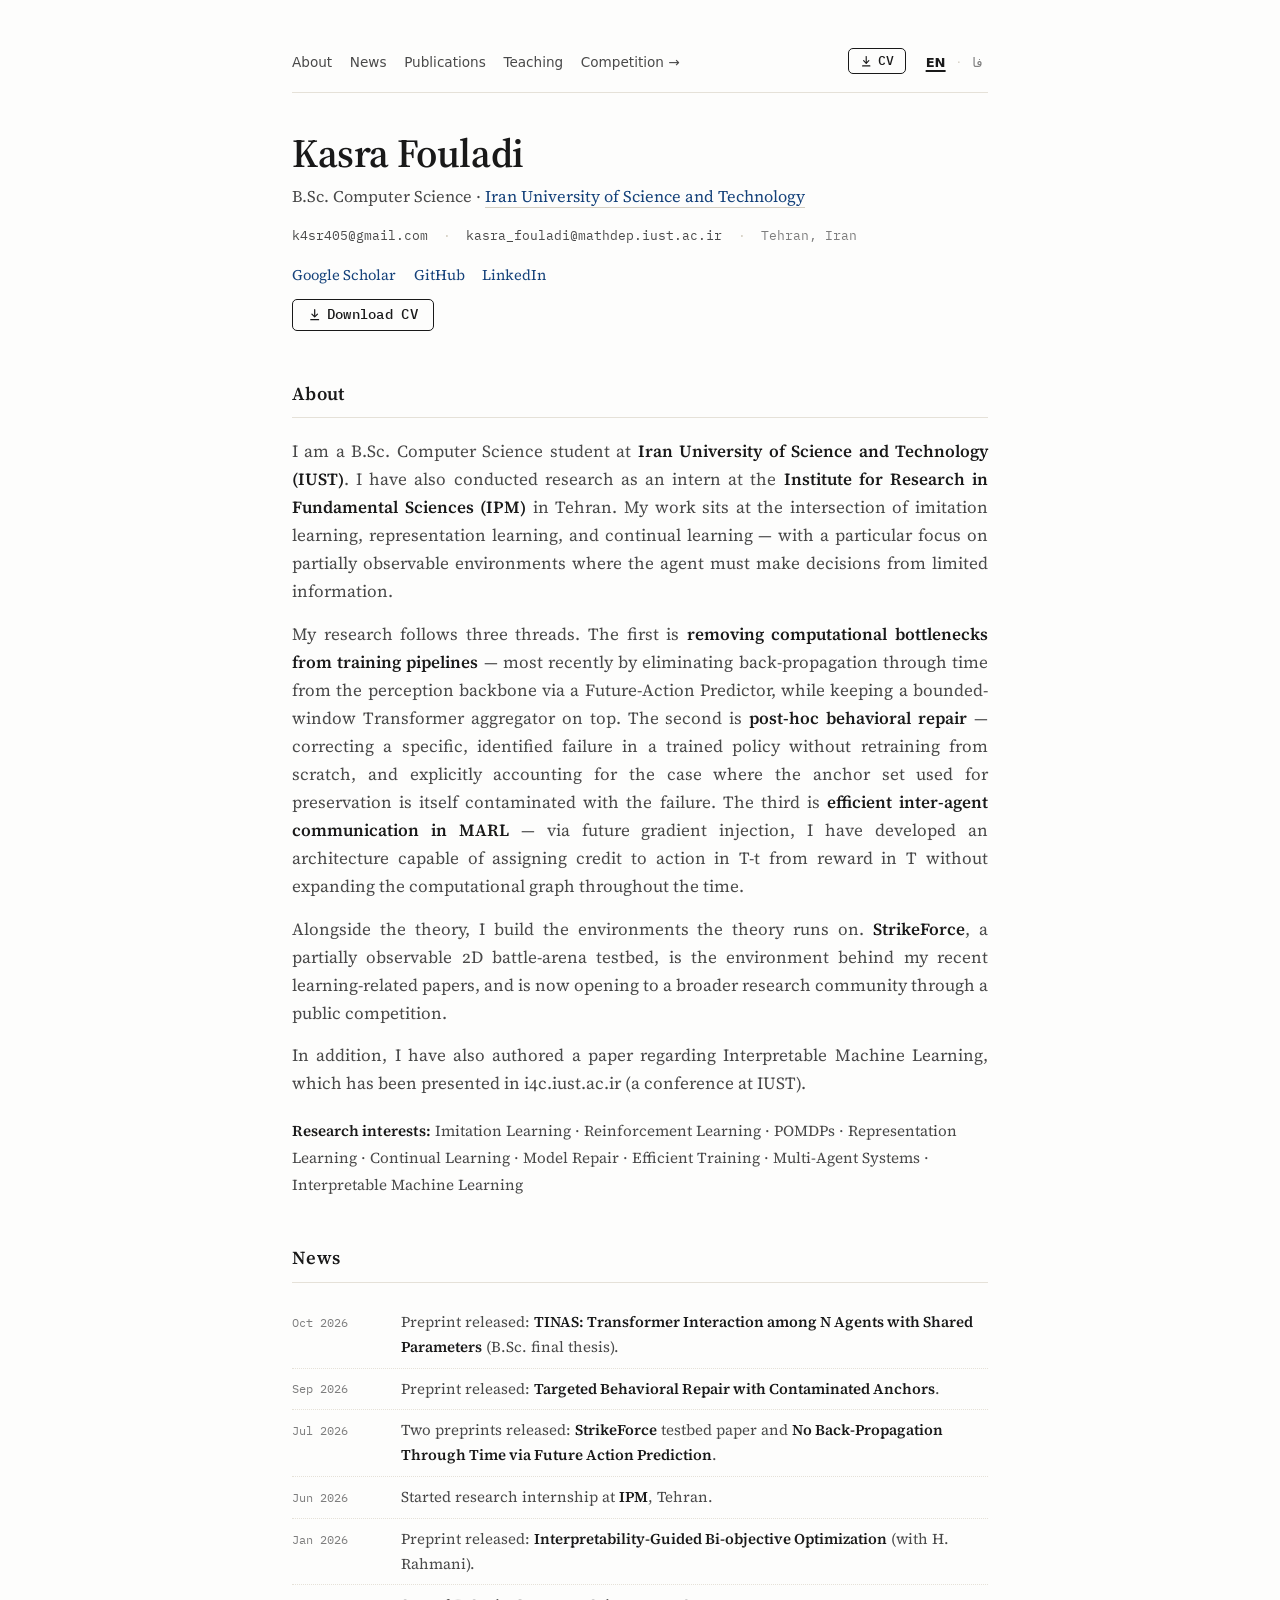
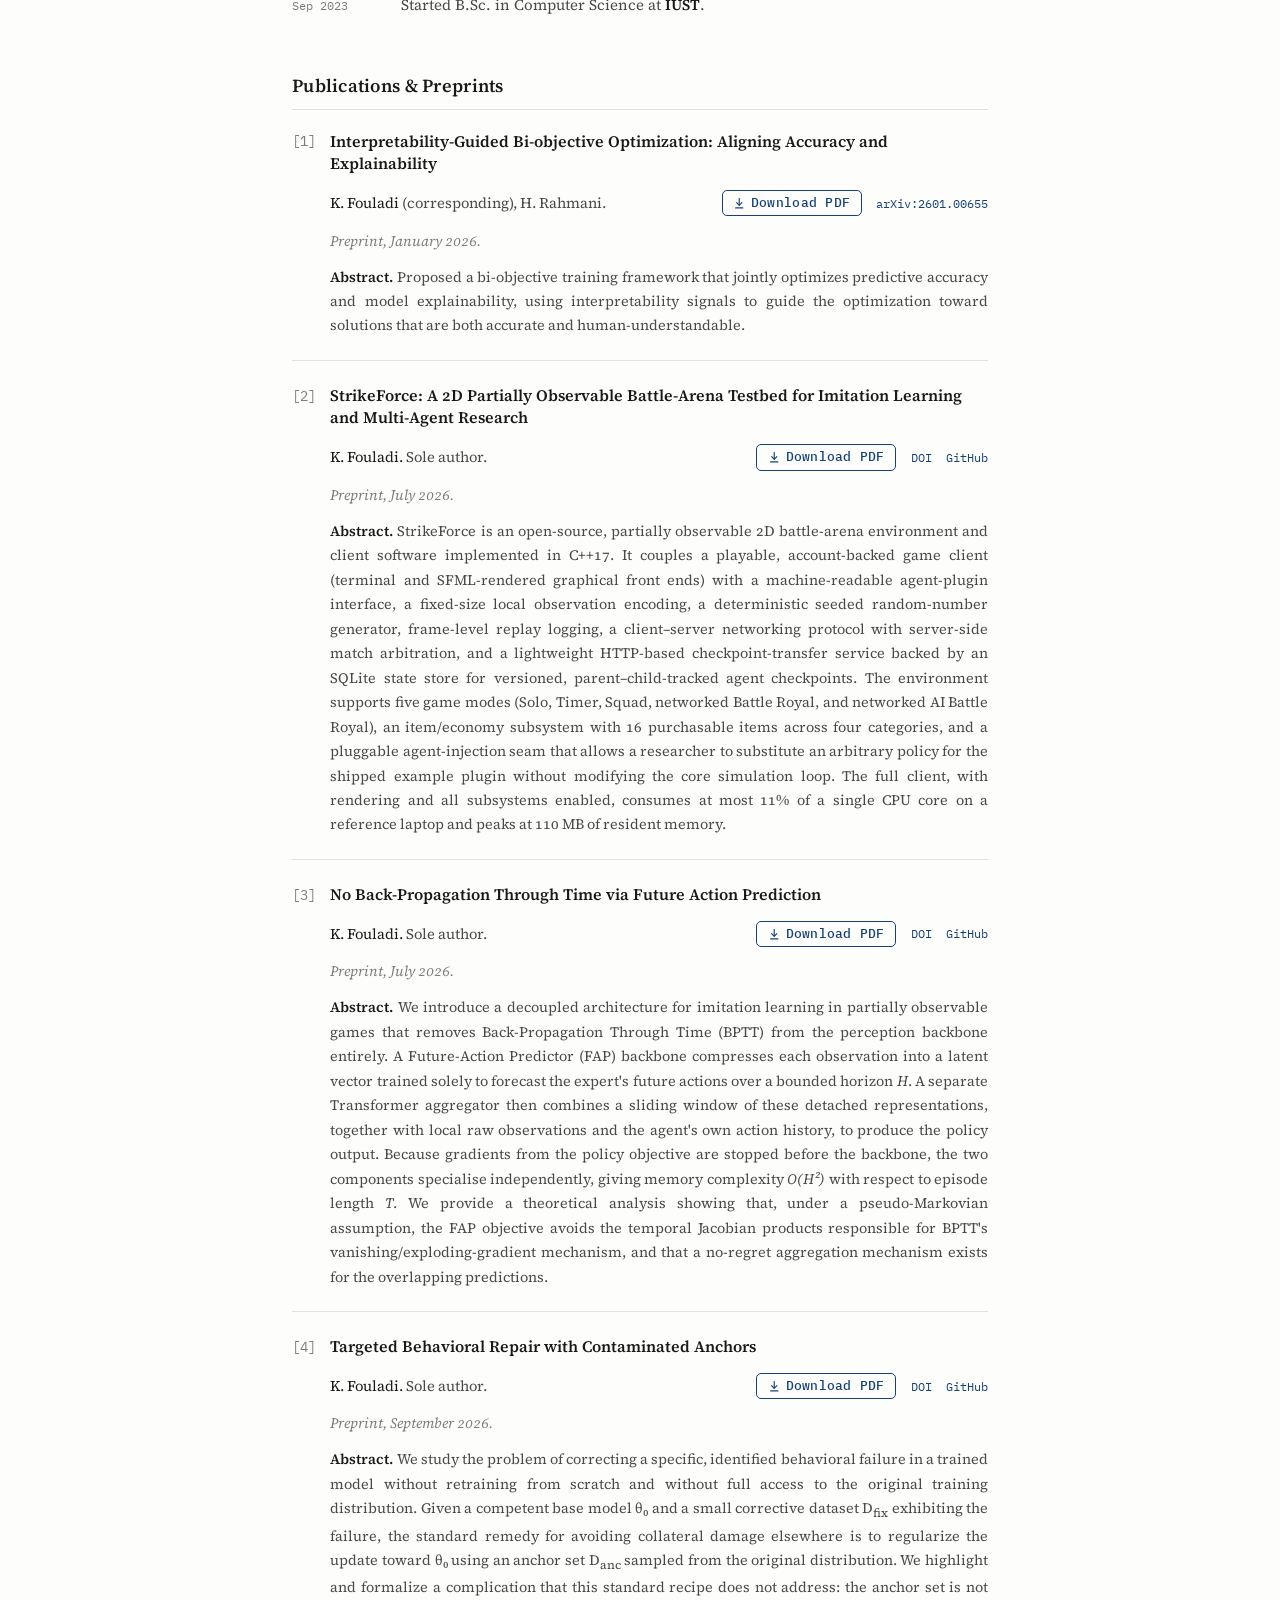
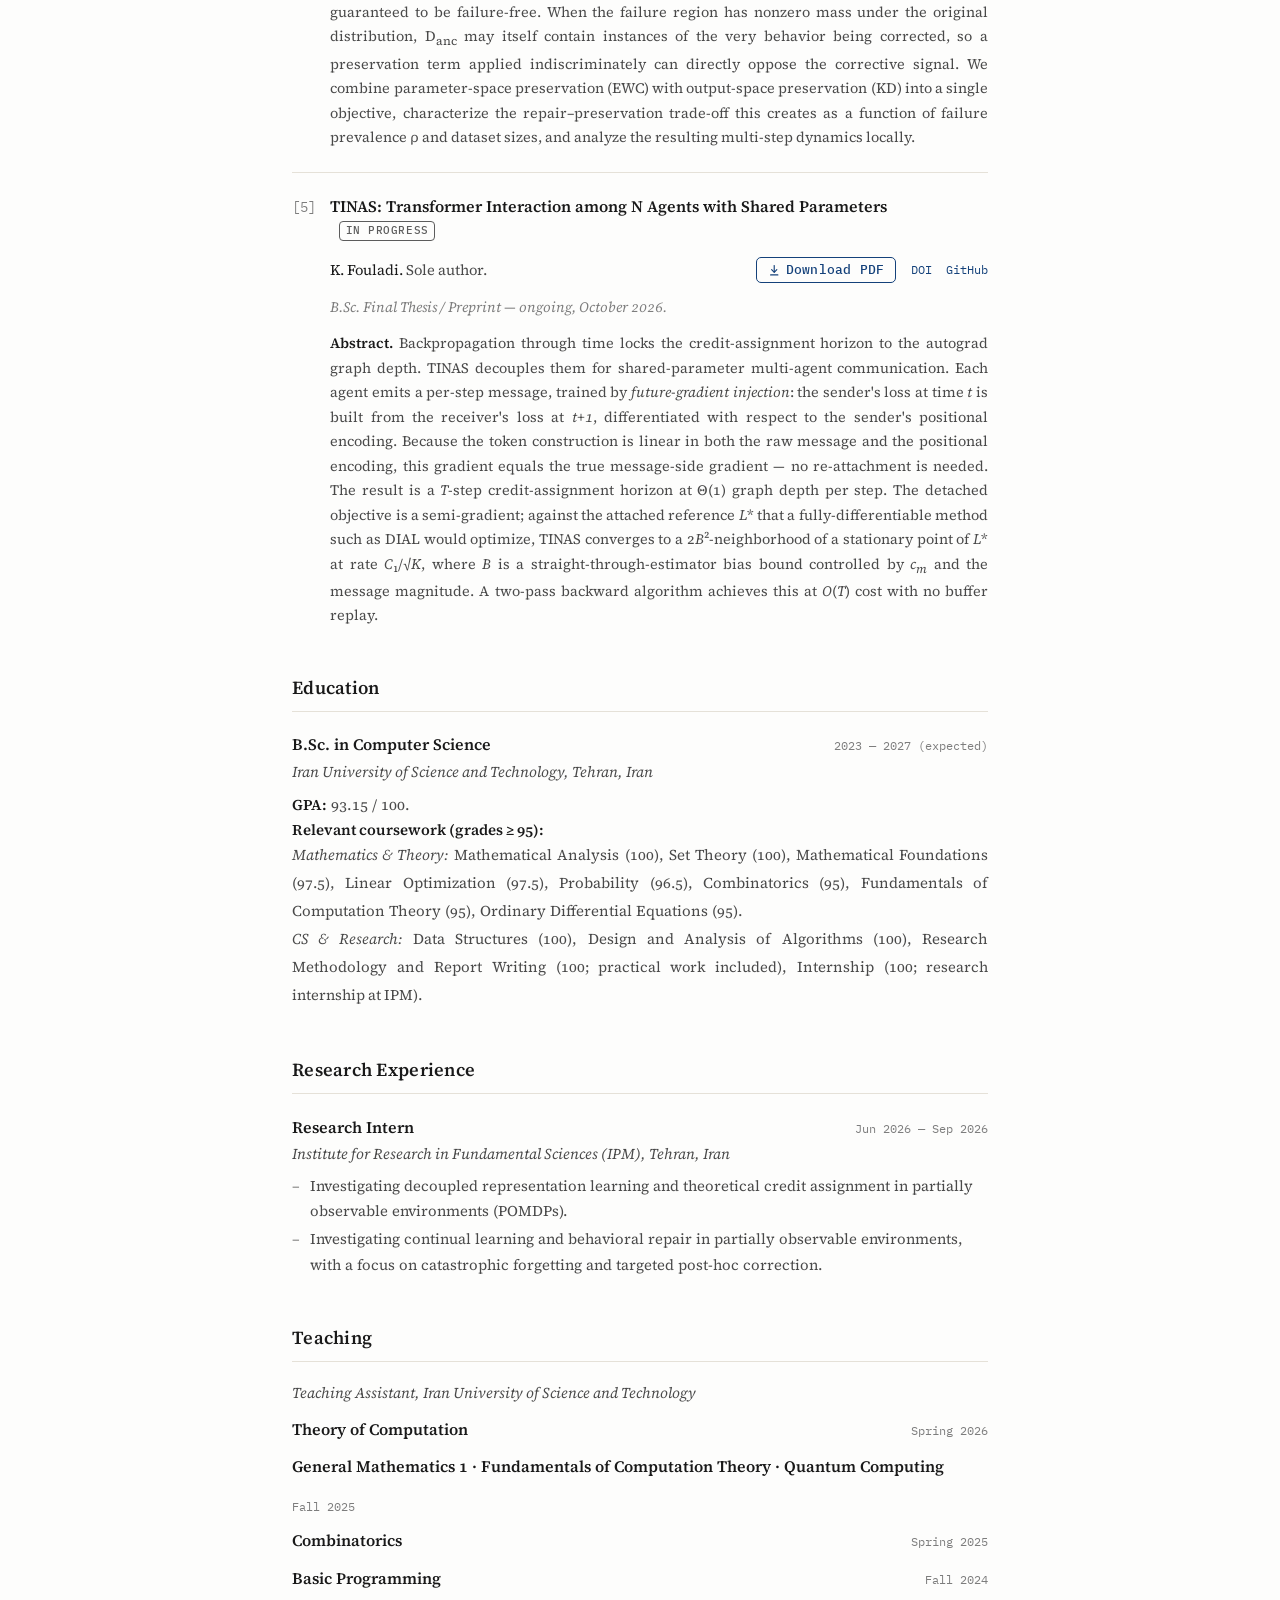
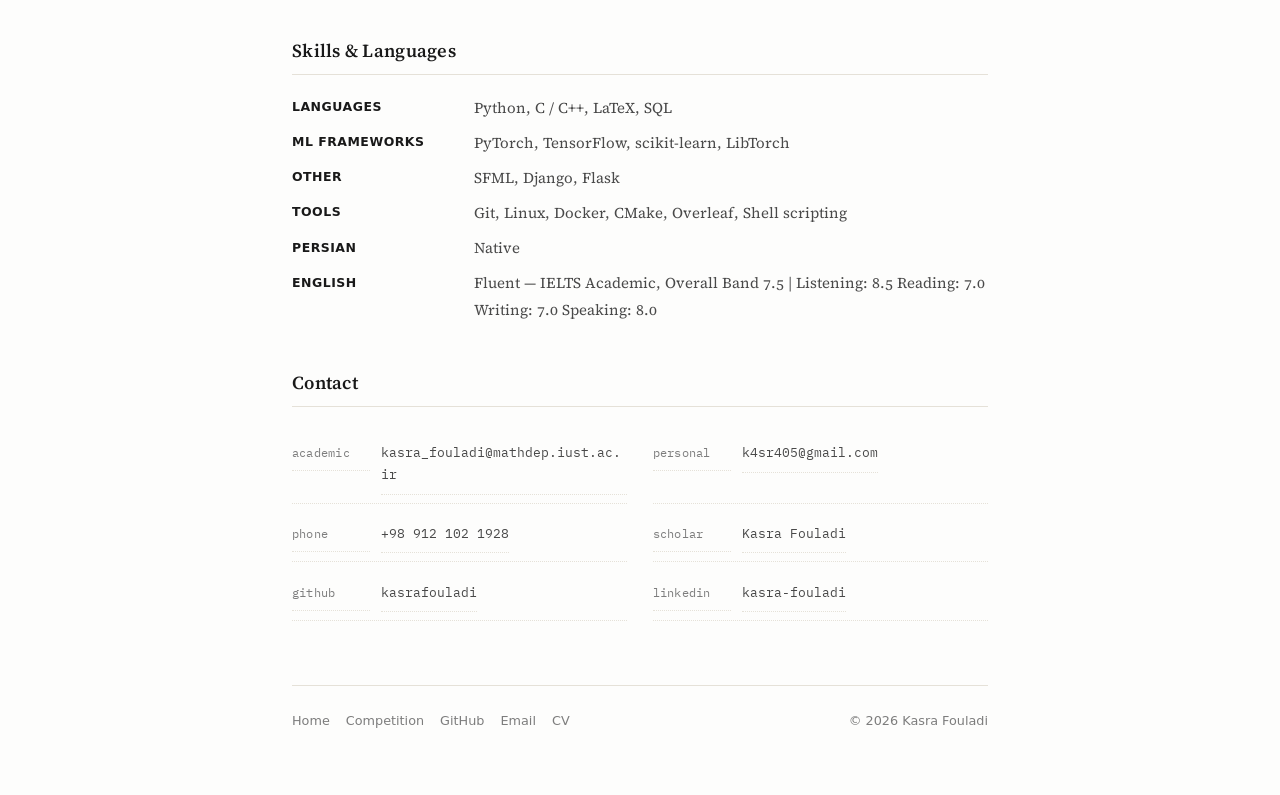
<file: index.html>
<!DOCTYPE html>
<html lang="en" dir="ltr" data-lang="en">
<head>
<meta charset="UTF-8">
<meta name="viewport" content="width=device-width, initial-scale=1, viewport-fit=cover">
<title>Kasra Fouladi</title>
<meta name="description" content="Kasra Fouladi — B.Sc. Computer Science at IUST. Research on imitation learning, POMDPs, representation learning, and continual learning.">
<link rel="icon" href="data:image/svg+xml,<svg xmlns='http://www.w3.org/2000/svg' viewBox='0 0 32 32'><rect width='32' height='32' rx='4' fill='%23fdfdfc'/><text x='16' y='23' font-family='Georgia,serif' font-size='20' font-weight='600' fill='%23191919' text-anchor='middle'>K</text></svg>">
<link rel="preconnect" href="https://fonts.googleapis.com">
<link rel="preconnect" href="https://fonts.gstatic.com" crossorigin>
<link href="https://fonts.googleapis.com/css2?family=Source+Serif+4:opsz,wght@8..60,400;8..60,500;8..60,600;8..60,700&family=IBM+Plex+Mono:wght@400;500&family=Vazirmatn:wght@400;500;600;700&display=swap" rel="stylesheet">
<link rel="stylesheet" href="style.css">

<style>
  /* ===== CV download button ===== */
  .cv-btn{
    display:inline-flex; align-items:center; gap:.4em;
    font-family:"IBM Plex Mono", ui-monospace, monospace;
    font-size:.82rem; font-weight:500; letter-spacing:.02em;
    padding:.38em .8em;
    border:1px solid currentColor; border-radius:5px;
    text-decoration:none; color:inherit;
    line-height:1.1; box-sizing:border-box; vertical-align:middle;
    transition: background-color .15s ease, color .15s ease, transform .15s ease;
    white-space:nowrap;
  }
  .cv-btn:hover{ background:currentColor; transform: translateY(-1px); }
  .cv-btn:hover span{ color:#fdfdfc; }
  .cv-btn svg{ width:.95em; height:.95em; flex:0 0 auto; }

  .cv-btn--primary{
    font-size:.88rem;
    padding:.5em 1.05em;
  }

  /* ===== Ongoing badge ===== */
  .pub-badge{
    display:inline-block;
    font-family:"IBM Plex Mono", ui-monospace, monospace;
    font-size:.68rem; font-weight:500; letter-spacing:.05em;
    text-transform:uppercase;
    padding:.15em .5em;
    border:1px solid currentColor; border-radius:4px;
    margin-inline-start:.55rem;
    vertical-align:middle;
    opacity:.7;
    white-space:nowrap;
  }
</style>
</head>
<body>
<div class="page">

  <!-- ============ TOPBAR ============ -->
  <div class="topbar">
    <nav class="nav" aria-label="Main">
      <a href="#about">
        <span data-lang-content="en">About</span>
        <span data-lang-content="fa">درباره</span>
      </a>
      <a href="#news">
        <span data-lang-content="en">News</span>
        <span data-lang-content="fa">اخبار</span>
      </a>
      <a href="#publications">
        <span data-lang-content="en">Publications</span>
        <span data-lang-content="fa">مقالات</span>
      </a>
      <a href="#teaching">
        <span data-lang-content="en">Teaching</span>
        <span data-lang-content="fa">تدریس</span>
      </a>
      <a href="competition.html">
        <span data-lang-content="en">Competition →</span>
        <span data-lang-content="fa">مسابقه ←</span>
      </a>
    </nav>
    <div class="right">
      <a class="cv-btn" href="CV-Kasra-Fouladi.pdf" download aria-label="Download CV">
        <svg xmlns="http://www.w3.org/2000/svg" viewBox="0 0 24 24" fill="none" stroke="currentColor" stroke-width="2.2" stroke-linecap="round" stroke-linejoin="round" aria-hidden="true">
          <path d="M12 3v12"/>
          <path d="M7 11l5 5 5-5"/>
          <path d="M5 21h14"/>
        </svg>
        <span data-lang-content="en">CV</span>
        <span data-lang-content="fa">CV</span>
      </a>
      <div class="lang-toggle" role="group" aria-label="Language">
        <button id="btn-en" aria-pressed="true">EN</button>
        <span class="sep">·</span>
        <button id="btn-fa" aria-pressed="false">فا</button>
      </div>
    </div>
  </div>

  <!-- ============ INTRO ============ -->
  <header class="intro" data-lang-content="en" dir="ltr" lang="en">
    <h1>Kasra Fouladi</h1>
    <p class="subtitle">
      B.Sc. Computer Science · <a href="https://www.iust.ac.ir/" target="_blank" rel="noopener">Iran University of Science and Technology</a>
    </p>
    <p class="contact">
      <a href="mailto:k4sr405@gmail.com">k4sr405@gmail.com</a>
      <span class="sep">·</span>
      <a href="mailto:kasra_fouladi@mathdep.iust.ac.ir">kasra_fouladi@mathdep.iust.ac.ir</a>
      <span class="sep">·</span>
      Tehran, Iran
    </p>
    <p class="quick-links">
      <a href="https://scholar.google.com/citations?user=sFi6mw8AAAAJ&hl=en" target="_blank" rel="noopener">Google Scholar</a>
      <a href="https://github.com/kasrafouladi" target="_blank" rel="noopener">GitHub</a>
      <a href="https://www.linkedin.com/in/kasra-fouladi-bba559295/" target="_blank" rel="noopener">LinkedIn</a>
    </p>
    <p class="quick-links" style="margin-top:.7rem">
      <a class="cv-btn cv-btn--primary" href="CV-Kasra-Fouladi.pdf" download>
        <svg xmlns="http://www.w3.org/2000/svg" viewBox="0 0 24 24" fill="none" stroke="currentColor" stroke-width="2.2" stroke-linecap="round" stroke-linejoin="round" aria-hidden="true">
          <path d="M12 3v12"/>
          <path d="M7 11l5 5 5-5"/>
          <path d="M5 21h14"/>
        </svg>
        <span data-lang-content="en">Download CV</span>
        <span data-lang-content="fa">دانلود CV</span>
      </a>
    </p>
  </header>

  <header class="intro" data-lang-content="fa" dir="rtl" lang="fa">
    <h1>کسری فولادی</h1>
    <p class="subtitle">
      کارشناسی علوم کامپیوتر · <a href="https://www.iust.ac.ir/" target="_blank" rel="noopener">دانشگاه علم و صنعت ایران</a>
    </p>
    <p class="contact">
      <a href="mailto:k4sr405@gmail.com">k4sr405@gmail.com</a>
      <span class="sep">·</span>
      <a href="mailto:kasra_fouladi@mathdep.iust.ac.ir">kasra_fouladi@mathdep.iust.ac.ir</a>
      <span class="sep">·</span>
      تهران، ایران
    </p>
    <p class="quick-links">
      <a href="https://scholar.google.com/citations?user=sFi6mw8AAAAJ&hl=en" target="_blank" rel="noopener">گوگل اسکالر</a>
      <a href="https://github.com/kasrafouladi" target="_blank" rel="noopener">گیت‌هاب</a>
      <a href="https://www.linkedin.com/in/kasra-fouladi-bba559295/" target="_blank" rel="noopener">لینکدین</a>
    </p>
    <p class="quick-links" style="margin-top:.7rem">
      <a class="cv-btn cv-btn--primary" href="CV-Kasra-Fouladi.pdf" download>
        <svg xmlns="http://www.w3.org/2000/svg" viewBox="0 0 24 24" fill="none" stroke="currentColor" stroke-width="2.2" stroke-linecap="round" stroke-linejoin="round" aria-hidden="true">
          <path d="M12 3v12"/>
          <path d="M7 11l5 5 5-5"/>
          <path d="M5 21h14"/>
        </svg>
        <span data-lang-content="en">Download CV</span>
        <span data-lang-content="fa">دانلود CV</span>
      </a>
    </p>
  </header>

  <!-- ============ ABOUT ============ -->
  <section class="s" id="about">
    <h2 data-lang-content="en">About</h2>
    <h2 data-lang-content="fa">درباره</h2>

    <div data-lang-content="en" dir="ltr" lang="en">
      <p class="body">I am a B.Sc. Computer Science student at <strong>Iran University of Science and Technology (IUST)</strong>. I have also conducted research as an intern at the <strong>Institute for Research in Fundamental Sciences (IPM)</strong> in Tehran. My work sits at the intersection of imitation learning, representation learning, and continual learning — with a particular focus on partially observable environments where the agent must make decisions from limited information.</p>
      <p class="body">My research follows three threads. The first is <strong>removing computational bottlenecks from training pipelines</strong> — most recently by eliminating back-propagation through time from the perception backbone via a Future-Action Predictor, while keeping a bounded-window Transformer aggregator on top. The second is <strong>post-hoc behavioral repair</strong> — correcting a specific, identified failure in a trained policy without retraining from scratch, and explicitly accounting for the case where the anchor set used for preservation is itself contaminated with the failure. The third is <strong>efficient inter-agent communication in MARL</strong> — via future gradient injection, I have developed an architecture capable of assigning credit to action in T-t from reward in T without expanding the computational graph throughout the time.</p>
      <p class="body">Alongside the theory, I build the environments the theory runs on. <strong>StrikeForce</strong>, a partially observable 2D battle-arena testbed, is the environment behind my recent learning-related papers, and is now opening to a broader research community through a public competition.</p>
      <p class="body">In addition, I have also authored a paper regarding Interpretable Machine Learning, which has been presented in i4c.iust.ac.ir (a conference at IUST).</p>
      <p class="interests" style="margin-top:1.2rem">
        <span class="label">Research interests:</span> Imitation Learning · Reinforcement Learning · POMDPs · Representation Learning · Continual Learning · Model Repair · Efficient Training · Multi-Agent Systems · Interpretable Machine Learning
      </p>
    </div>

    <div data-lang-content="fa" dir="rtl" lang="fa">
      <p class="body">من دانشجوی کارشناسی علوم کامپیوتر در <strong>دانشگاه علم و صنعت ایران (IUST)</strong> هستم. همچنین به‌عنوان کارآموز در <strong>پژوهشگاه دانش‌های بنیادی (IPM)</strong> در تهران به انجام پژوهش پرداخته‌ام. کار من در تلاقی یادگیری تقلیدی، یادگیری بازنمایی، و یادگیری پیوسته قرار دارد — با تمرکز ویژه بر محیط‌های با مشاهده‌ی جزئی که در آن‌ها عامل باید از اطلاعات محدود تصمیم بگیرد.</p>
      <p class="body">پژوهش من سه رشته را دنبال می‌کند. رشته‌ی اول <strong>حذف گلوگاه‌های محاسباتی از خط لوله‌ی آموزش</strong> است — به‌تازگی با حذف انتشار رو به عقب در زمان (Back-Propagation Through Time) از بک‌بون ادراکی از طریق یک پیش‌بین اقدام آینده (Future-Action Predictor)، در حالی که یک تجمیع‌کننده‌ی Transformer با پنجره‌ی محدود بر روی آن حفظ می‌شود. رشته‌ی دوم <strong>ترمیم رفتاری پس‌رویدادی (post-hoc)</strong> است — تصحیح یک خطای مشخص و شناسایی‌شده در یک سیاست آموزش‌دیده بدون آموزش مجدد از صفر، و با در نظر گرفتن صریح حالتی که مجموعه‌ی لنگر (anchor) مورد استفاده برای حفظ، خودش آلوده به همان خطاست. رشته‌ی سوم <strong>ارتباط کارآمد بین عامل‌ها در یادگیری تقویتی چندعامله (MARL)</strong> است — از طریق تزریق گرادیان آینده، معماری‌ای توسعه داده‌ام که قادر است اعتبار را به اقدام در T-t از پاداش در T اختصاص دهد بدون اینکه گراف محاسباتی را در طول زمان گسترش دهد.</p>
      <p class="body">در کنار تئوری، محیط‌هایی که تئوری روی آن‌ها اجرا می‌شود را نیز می‌سازم. <strong>StrikeForce</strong>، یک بستر آزمایشی نبرد دوبعدی با مشاهده‌ی جزئی، محیطی است که پشت مقالات اخیر من در حوزه‌ی یادگیری قرار دارد، و اکنون از طریق یک مسابقه‌ی عمومی به روی جامعه‌ی گسترده‌تر پژوهشی باز می‌شود.</p>
      <p class="body">علاوه بر این، مقاله‌ای نیز در زمینه‌ی یادگیری ماشین تفسیرپذیر نوشته‌ام که در i4c.iust.ac.ir (یک کنفرانس در دانشگاه علم و صنعت) ارائه شده است.</p>
      <p class="interests" style="margin-top:1.2rem">
        <span class="label">علایق پژوهشی:</span> یادگیری تقلیدی · یادگیری تقویتی · POMDP · یادگیری بازنمایی · یادگیری پیوسته · ترمیم مدل · آموزش کارآمد · سیستم‌های چندعامله · یادگیری ماشین تفسیرپذیر
      </p>
    </div>
  </section>

  <!-- ============ NEWS ============ -->
  <section class="s" id="news">
    <h2 data-lang-content="en">News</h2>
    <h2 data-lang-content="fa">اخبار</h2>

    <div class="news" data-lang-content="en" dir="ltr" lang="en">
      <div class="news-item"><div class="news-date">Oct 2026</div><div class="news-text">Preprint released: <strong>TINAS: Transformer Interaction among N Agents with Shared Parameters</strong> (B.Sc. final thesis).</div></div>
      <div class="news-item"><div class="news-date">Sep 2026</div><div class="news-text">Preprint released: <strong>Targeted Behavioral Repair with Contaminated Anchors</strong>.</div></div>
      <div class="news-item"><div class="news-date">Jul 2026</div><div class="news-text">Two preprints released: <strong>StrikeForce</strong> testbed paper and <strong>No Back-Propagation Through Time via Future Action Prediction</strong>.</div></div>
      <div class="news-item"><div class="news-date">Jun 2026</div><div class="news-text">Started research internship at <strong>IPM</strong>, Tehran.</div></div>
      <div class="news-item"><div class="news-date">Jan 2026</div><div class="news-text">Preprint released: <strong>Interpretability-Guided Bi-objective Optimization</strong> (with H. Rahmani).</div></div>
      <div class="news-item"><div class="news-date">Sep 2023</div><div class="news-text">Started B.Sc. in Computer Science at <strong>IUST</strong>.</div></div>
    </div>

    <div class="news" data-lang-content="fa" dir="rtl" lang="fa">
      <div class="news-item"><div class="news-date">اکتبر ۲۰۲۶</div><div class="news-text">پیش‌چاپ منتشر شد: <strong>TINAS: Transformer Interaction among N Agents with Shared Parameters</strong> (پایان‌نامه‌ی کارشناسی).</div></div>
      <div class="news-item"><div class="news-date">سپتامبر ۲۰۲۶</div><div class="news-text">پیش‌چاپ منتشر شد: <strong>Targeted Behavioral Repair with Contaminated Anchors</strong>.</div></div>
      <div class="news-item"><div class="news-date">جولای ۲۰۲۶</div><div class="news-text">دو پیش‌چاپ منتشر شد: مقاله‌ی <strong>StrikeForce</strong> و <strong>No Back-Propagation Through Time via Future Action Prediction</strong>.</div></div>
      <div class="news-item"><div class="news-date">ژوئن ۲۰۲۶</div><div class="news-text">شروع کارآموزی پژوهشی در <strong>IPM</strong>، تهران.</div></div>
      <div class="news-item"><div class="news-date">ژانویه ۲۰۲۶</div><div class="news-text">پیش‌چاپ منتشر شد: <strong>Interpretability-Guided Bi-objective Optimization</strong> (به‌همراه H. Rahmani).</div></div>
      <div class="news-item"><div class="news-date">سپتامبر ۲۰۲۳</div><div class="news-text">شروع دوره‌ی کارشناسی علوم کامپیوتر در <strong>IUST</strong>.</div></div>
    </div>
  </section>

  <!-- ============ PUBLICATIONS ============ -->
  <section class="s" id="publications">
    <h2 data-lang-content="en">Publications &amp; Preprints</h2>
    <h2 data-lang-content="fa">مقالات و پیش‌چاپ‌ها</h2>

    <div class="pubs" data-lang-content="en" dir="ltr" lang="en">

      <article class="pub">
        <div class="pub-title">Interpretability-Guided Bi-objective Optimization: Aligning Accuracy and Explainability</div>
        <div class="pub-head">
          <div class="pub-authors"><em>K. Fouladi</em> (corresponding), H. Rahmani.</div>
          <div class="pub-links">
            <a class="cv-btn" href="IGBO.pdf" download>
              <svg xmlns="http://www.w3.org/2000/svg" viewBox="0 0 24 24" fill="none" stroke="currentColor" stroke-width="2.2" stroke-linecap="round" stroke-linejoin="round" aria-hidden="true">
                <path d="M12 3v12"/>
                <path d="M7 11l5 5 5-5"/>
                <path d="M5 21h14"/>
              </svg>
              <span data-lang-content="en">Download PDF</span>
              <span data-lang-content="fa">دانلود PDF</span>
            </a>
            <a href="https://arxiv.org/abs/2601.00655" target="_blank" rel="noopener">arXiv:2601.00655</a>
          </div>
        </div>
        <div class="pub-venue">Preprint, January 2026.</div>
        <div class="pub-abstract"><span class="lead">Abstract.</span> Proposed a bi-objective training framework that jointly optimizes predictive accuracy and model explainability, using interpretability signals to guide the optimization toward solutions that are both accurate and human-understandable.</div>
      </article>

      <article class="pub">
        <div class="pub-title">StrikeForce: A 2D Partially Observable Battle-Arena Testbed for Imitation Learning and Multi-Agent Research</div>
        <div class="pub-head">
          <div class="pub-authors"><em>K. Fouladi.</em> Sole author.</div>
          <div class="pub-links">
            <a class="cv-btn" href="StrikeForce.pdf" download>
              <svg xmlns="http://www.w3.org/2000/svg" viewBox="0 0 24 24" fill="none" stroke="currentColor" stroke-width="2.2" stroke-linecap="round" stroke-linejoin="round" aria-hidden="true">
                <path d="M12 3v12"/>
                <path d="M7 11l5 5 5-5"/>
                <path d="M5 21h14"/>
              </svg>
              <span data-lang-content="en">Download PDF</span>
              <span data-lang-content="fa">دانلود PDF</span>
            </a>
            <a href="https://doi.org/10.13140/RG.2.2.24446.96326" target="_blank" rel="noopener">DOI</a>
            <a href="https://github.com/bistoyek21-ric/StrikeForce" target="_blank" rel="noopener">GitHub</a>
          </div>
        </div>
        <div class="pub-venue">Preprint, July 2026.</div>
        <div class="pub-abstract"><span class="lead">Abstract.</span> StrikeForce is an open-source, partially observable 2D battle-arena environment and client software implemented in C++17. It couples a playable, account-backed game client (terminal and SFML-rendered graphical front ends) with a machine-readable agent-plugin interface, a fixed-size local observation encoding, a deterministic seeded random-number generator, frame-level replay logging, a client–server networking protocol with server-side match arbitration, and a lightweight HTTP-based checkpoint-transfer service backed by an SQLite state store for versioned, parent–child-tracked agent checkpoints. The environment supports five game modes (Solo, Timer, Squad, networked Battle Royal, and networked AI Battle Royal), an item/economy subsystem with 16 purchasable items across four categories, and a pluggable agent-injection seam that allows a researcher to substitute an arbitrary policy for the shipped example plugin without modifying the core simulation loop. The full client, with rendering and all subsystems enabled, consumes at most 11% of a single CPU core on a reference laptop and peaks at 110 MB of resident memory.</div>
      </article>

      <article class="pub">
        <div class="pub-title">No Back-Propagation Through Time via Future Action Prediction</div>
        <div class="pub-head">
          <div class="pub-authors"><em>K. Fouladi.</em> Sole author.</div>
          <div class="pub-links">
            <a class="cv-btn" href="No-BPTT-via-FAP.pdf" download>
              <svg xmlns="http://www.w3.org/2000/svg" viewBox="0 0 24 24" fill="none" stroke="currentColor" stroke-width="2.2" stroke-linecap="round" stroke-linejoin="round" aria-hidden="true">
                <path d="M12 3v12"/>
                <path d="M7 11l5 5 5-5"/>
                <path d="M5 21h14"/>
              </svg>
              <span data-lang-content="en">Download PDF</span>
              <span data-lang-content="fa">دانلود PDF</span>
            </a>
            <a href="https://doi.org/10.13140/RG.2.2.18971.43049" target="_blank" rel="noopener">DOI</a>
            <a href="https://github.com/kasrafouladi/StrikeForce-No-BPTT-via-FAP" target="_blank" rel="noopener">GitHub</a>
          </div>
        </div>
        <div class="pub-venue">Preprint, July 2026.</div>
        <div class="pub-abstract"><span class="lead">Abstract.</span> We introduce a decoupled architecture for imitation learning in partially observable games that removes Back-Propagation Through Time (BPTT) from the perception backbone entirely. A Future-Action Predictor (FAP) backbone compresses each observation into a latent vector trained solely to forecast the expert's future actions over a bounded horizon <em>H</em>. A separate Transformer aggregator then combines a sliding window of these detached representations, together with local raw observations and the agent's own action history, to produce the policy output. Because gradients from the policy objective are stopped before the backbone, the two components specialise independently, giving memory complexity <em>O(H²)</em> with respect to episode length <em>T</em>. We provide a theoretical analysis showing that, under a pseudo-Markovian assumption, the FAP objective avoids the temporal Jacobian products responsible for BPTT's vanishing/exploding-gradient mechanism, and that a no-regret aggregation mechanism exists for the overlapping predictions.</div>
      </article>

      <article class="pub">
        <div class="pub-title">Targeted Behavioral Repair with Contaminated Anchors</div>
        <div class="pub-head">
          <div class="pub-authors"><em>K. Fouladi.</em> Sole author.</div>
          <div class="pub-links">
            <a class="cv-btn" href="Behavioral-Repair.pdf" download>
              <svg xmlns="http://www.w3.org/2000/svg" viewBox="0 0 24 24" fill="none" stroke="currentColor" stroke-width="2.2" stroke-linecap="round" stroke-linejoin="round" aria-hidden="true">
                <path d="M12 3v12"/>
                <path d="M7 11l5 5 5-5"/>
                <path d="M5 21h14"/>
              </svg>
              <span data-lang-content="en">Download PDF</span>
              <span data-lang-content="fa">دانلود PDF</span>
            </a>
            <a href="https://doi.org/10.13140/RG.2.2.11421.68328" target="_blank" rel="noopener">DOI</a>
            <a href="https://github.com/kasrafouladi/StrikeForce-No-BPTT-via-FAP" target="_blank" rel="noopener">GitHub</a>
          </div>
        </div>
        <div class="pub-venue">Preprint, September 2026.</div>
        <div class="pub-abstract"><span class="lead">Abstract.</span> We study the problem of correcting a specific, identified behavioral failure in a trained model without retraining from scratch and without full access to the original training distribution. Given a competent base model θ₀ and a small corrective dataset D<sub>fix</sub> exhibiting the failure, the standard remedy for avoiding collateral damage elsewhere is to regularize the update toward θ₀ using an anchor set D<sub>anc</sub> sampled from the original distribution. We highlight and formalize a complication that this standard recipe does not address: the anchor set is not guaranteed to be failure-free. When the failure region has nonzero mass under the original distribution, D<sub>anc</sub> may itself contain instances of the very behavior being corrected, so a preservation term applied indiscriminately can directly oppose the corrective signal. We combine parameter-space preservation (EWC) with output-space preservation (KD) into a single objective, characterize the repair–preservation trade-off this creates as a function of failure prevalence ρ and dataset sizes, and analyze the resulting multi-step dynamics locally.</div>
      </article>

      <article class="pub">
        <div class="pub-title">TINAS: Transformer Interaction among N Agents with Shared Parameters <span class="pub-badge">In Progress</span></div>
        <div class="pub-head">
          <div class="pub-authors"><em>K. Fouladi.</em> Sole author.</div>
          <div class="pub-links">
            <a class="cv-btn" href="TINAS.pdf" download>
              <svg xmlns="http://www.w3.org/2000/svg" viewBox="0 0 24 24" fill="none" stroke="currentColor" stroke-width="2.2" stroke-linecap="round" stroke-linejoin="round" aria-hidden="true">
                <path d="M12 3v12"/>
                <path d="M7 11l5 5 5-5"/>
                <path d="M5 21h14"/>
              </svg>
              <span data-lang-content="en">Download PDF</span>
              <span data-lang-content="fa">دانلود PDF</span>
            </a>
            <a href="https://doi.org/10.13140/RG.2.2.24504.71689" target="_blank" rel="noopener">DOI</a>
            <a href="https://github.com/kasrafouladi/StrikeForce-No-BPTT-via-FAP" target="_blank" rel="noopener">GitHub</a>
          </div>
        </div>
        <div class="pub-venue">B.Sc. Final Thesis / Preprint — ongoing, October 2026.</div>
        <div class="pub-abstract"><span class="lead">Abstract.</span> Backpropagation through time locks the credit-assignment horizon to the autograd graph depth. TINAS decouples them for shared-parameter multi-agent communication. Each agent emits a per-step message, trained by <em>future-gradient injection</em>: the sender's loss at time <em>t</em> is built from the receiver's loss at <em>t+1</em>, differentiated with respect to the sender's positional encoding. Because the token construction is linear in both the raw message and the positional encoding, this gradient equals the true message-side gradient — no re-attachment is needed. The result is a <em>T</em>-step credit-assignment horizon at Θ(1) graph depth per step. The detached objective is a semi-gradient; against the attached reference <em>L</em>* that a fully-differentiable method such as DIAL would optimize, TINAS converges to a 2<em>B</em>²-neighborhood of a stationary point of <em>L</em>* at rate <em>C</em>₁/√<em>K</em>, where <em>B</em> is a straight-through-estimator bias bound controlled by <em>c<sub>m</sub></em> and the message magnitude. A two-pass backward algorithm achieves this at <em>O</em>(<em>T</em>) cost with no buffer replay.</div>
      </article>

    </div>

    <div class="pubs" data-lang-content="fa" dir="rtl" lang="fa">

      <article class="pub">
        <div class="pub-title">Interpretability-Guided Bi-objective Optimization: Aligning Accuracy and Explainability</div>
        <div class="pub-head">
          <div class="pub-authors"><em>K. Fouladi</em> (نویسنده‌ی مسئول)، H. Rahmani.</div>
          <div class="pub-links">
            <a class="cv-btn" href="IGBO.pdf" download>
              <svg xmlns="http://www.w3.org/2000/svg" viewBox="0 0 24 24" fill="none" stroke="currentColor" stroke-width="2.2" stroke-linecap="round" stroke-linejoin="round" aria-hidden="true">
                <path d="M12 3v12"/>
                <path d="M7 11l5 5 5-5"/>
                <path d="M5 21h14"/>
              </svg>
              <span data-lang-content="en">Download PDF</span>
              <span data-lang-content="fa">دانلود PDF</span>
            </a>
            <a href="https://arxiv.org/abs/2601.00655" target="_blank" rel="noopener">arXiv:2601.00655</a>
          </div>
        </div>
        <div class="pub-venue">پیش‌چاپ، ژانویه ۲۰۲۶.</div>
        <div class="pub-abstract"><span class="lead">چکیده.</span> یک چارچوب آموزش دو-هدفی پیشنهاد شده که به‌طور همزمان دقت پیش‌بینی و قابلیت توضیح مدل را بهینه می‌کند، با استفاده از سیگنال‌های تفسیرپذیری برای هدایت بهینه‌سازی به سمت جواب‌هایی که هم دقیق باشند و هم برای انسان قابل‌فهم.</div>
      </article>

      <article class="pub">
        <div class="pub-title">StrikeForce: A 2D Partially Observable Battle-Arena Testbed for Imitation Learning and Multi-Agent Research</div>
        <div class="pub-head">
          <div class="pub-authors"><em>K. Fouladi.</em> نویسنده‌ی تنها.</div>
          <div class="pub-links">
            <a class="cv-btn" href="StrikeForce.pdf" download>
              <svg xmlns="http://www.w3.org/2000/svg" viewBox="0 0 24 24" fill="none" stroke="currentColor" stroke-width="2.2" stroke-linecap="round" stroke-linejoin="round" aria-hidden="true">
                <path d="M12 3v12"/>
                <path d="M7 11l5 5 5-5"/>
                <path d="M5 21h14"/>
              </svg>
              <span data-lang-content="en">Download PDF</span>
              <span data-lang-content="fa">دانلود PDF</span>
            </a>
            <a href="https://doi.org/10.13140/RG.2.2.24446.96326" target="_blank" rel="noopener">DOI</a>
            <a href="https://github.com/bistoyek21-ric/StrikeForce" target="_blank" rel="noopener">GitHub</a>
          </div>
        </div>
        <div class="pub-venue">پیش‌چاپ، جولای ۲۰۲۶.</div>
        <div class="pub-abstract"><span class="lead">چکیده.</span> StrikeForce یک محیط نبرد دوبعدی متن‌باز با مشاهده‌ی جزئی و نرم‌افزار کلاینت آن است که با C++17 پیاده‌سازی شده. این محیط یک کلاینت بازی قابل‌بازیِ متصل به حساب کاربری (با فرانت‌اندهای ترمینال و گرافیکی مبتنی بر SFML) را با یک رابط قابل‌خواندن برای ماشین برای پلاگین agent، یک انکودینگ مشاهده‌ی محلی با اندازه‌ی ثابت، یک مولد اعداد تصادفی با seed مشخص، لاگ‌گیری replay در سطح فریم، یک پروتکل شبکه‌ی client-server با داوری Match در سمت سرور، و یک سرویس سبک انتقال checkpoint مبتنی بر HTTP با پشتیبان SQLite برای checkpointهای نسخه‌دار با شجره‌نامه‌ی parent-child جفت می‌کند. این محیط از پنج حالت بازی پشتیبانی می‌کند، یک زیرسیستم آیتم/اقتصاد با ۱۶ آیتم قابل خرید در چهار دسته دارد، و یک درز پلاگین‌پذیر برای تزریق agent فراهم می‌کند که به پژوهشگر اجازه می‌دهد یک policy دلخواه را بدون تغییر دادن حلقه‌ی شبیه‌سازی اصلی جایگزین پلاگین نمونه‌ی ارائه‌شده کند.</div>
      </article>

      <article class="pub">
        <div class="pub-title">No Back-Propagation Through Time via Future Action Prediction</div>
        <div class="pub-head">
          <div class="pub-authors"><em>K. Fouladi.</em> نویسنده‌ی تنها.</div>
          <div class="pub-links">
            <a class="cv-btn" href="No-BPTT-via-FAP.pdf" download>
              <svg xmlns="http://www.w3.org/2000/svg" viewBox="0 0 24 24" fill="none" stroke="currentColor" stroke-width="2.2" stroke-linecap="round" stroke-linejoin="round" aria-hidden="true">
                <path d="M12 3v12"/>
                <path d="M7 11l5 5 5-5"/>
                <path d="M5 21h14"/>
              </svg>
              <span data-lang-content="en">Download PDF</span>
              <span data-lang-content="fa">دانلود PDF</span>
            </a>
            <a href="https://doi.org/10.13140/RG.2.2.18971.43049" target="_blank" rel="noopener">DOI</a>
            <a href="https://github.com/kasrafouladi/StrikeForce-No-BPTT-via-FAP" target="_blank" rel="noopener">GitHub</a>
          </div>
        </div>
        <div class="pub-venue">پیش‌چاپ، جولای ۲۰۲۶.</div>
        <div class="pub-abstract"><span class="lead">چکیده.</span> ما یک معماری جداشده برای یادگیری تقلیدی در بازی‌های با مشاهده‌ی جزئی معرفی می‌کنیم که Back-Propagation Through Time (BPTT) را به‌طور کامل از بک‌بون ادراکی حذف می‌کند. یک بک‌بون Future-Action Predictor (FAP) هر مشاهده را به یک بردار نهفته فشرده می‌کند که تنها برای پیش‌بینی اکشن‌های آینده‌ی خبره در یک افق کراندار <em>H</em> آموزش دیده است. سپس یک Transformer aggregator جداگانه، یک پنجره‌ی لغزان از این بازنمایی‌های جدا‌شده را، همراه با مشاهدات خام محلی و تاریخچه‌ی اکشن خود agent، ترکیب می‌کند تا خروجی policy را تولید کند. ما یک تحلیل نظری ارائه می‌دهیم که نشان می‌دهد، تحت یک فرض شبه-مارکوفی، هدف FAP از ضرب‌های ژاکوبی زمانی که مسئول مکانیزم گرادیان ناپدیدشونده/منفجرشونده‌ی BPTT هستند اجتناب می‌کند.</div>
      </article>

      <article class="pub">
        <div class="pub-title">Targeted Behavioral Repair with Contaminated Anchors</div>
        <div class="pub-head">
          <div class="pub-authors"><em>K. Fouladi.</em> نویسنده‌ی تنها.</div>
          <div class="pub-links">
            <a class="cv-btn" href="Behavioral-Repair.pdf" download>
              <svg xmlns="http://www.w3.org/2000/svg" viewBox="0 0 24 24" fill="none" stroke="currentColor" stroke-width="2.2" stroke-linecap="round" stroke-linejoin="round" aria-hidden="true">
                <path d="M12 3v12"/>
                <path d="M7 11l5 5 5-5"/>
                <path d="M5 21h14"/>
              </svg>
              <span data-lang-content="en">Download PDF</span>
              <span data-lang-content="fa">دانلود PDF</span>
            </a>
            <a href="https://doi.org/10.13140/RG.2.2.11421.68328" target="_blank" rel="noopener">DOI</a>
            <a href="https://github.com/kasrafouladi/StrikeForce-No-BPTT-via-FAP" target="_blank" rel="noopener">GitHub</a>
          </div>
        </div>
        <div class="pub-venue">پیش‌چاپ، سپتامبر ۲۰۲۶.</div>
        <div class="pub-abstract"><span class="lead">چکیده.</span> ما مسئله‌ی تصحیح یک خطای رفتاری مشخص و شناسایی‌شده در یک مدل آموزش‌دیده را بدون آموزش از صفر و بدون دسترسی کامل به توزیع اصلی آموزش مطالعه می‌کنیم. با داشتن یک مدل پایه‌ی توانمند θ₀ و یک دیتاست تصحیح کوچک D<sub>fix</sub> که خطا را نشان می‌دهد، درمان استاندارد برای جلوگیری از آسیب جانبی در جاهای دیگر، منظم‌سازی به‌روزرسانی به سمت θ₀ با استفاده از یک مجموعه‌ی anchor نمونه‌گیری‌شده از توزیع اصلی است. ما یک پیچیدگی را که این دستور استاندارد به آن رسیدگی نمی‌کند برجسته و صورت‌بندی می‌کنیم: مجموعه‌ی anchor تضمین‌شده عاری از خطا نیست.</div>
      </article>

      <article class="pub">
        <div class="pub-title">TINAS: Transformer Interaction among N Agents with Shared Parameters <span class="pub-badge">In Progress</span></div>
        <div class="pub-head">
          <div class="pub-authors"><em>K. Fouladi.</em> نویسنده‌ی تنها.</div>
          <div class="pub-links">
            <a class="cv-btn" href="TINAS.pdf" download>
              <svg xmlns="http://www.w3.org/2000/svg" viewBox="0 0 24 24" fill="none" stroke="currentColor" stroke-width="2.2" stroke-linecap="round" stroke-linejoin="round" aria-hidden="true">
                <path d="M12 3v12"/>
                <path d="M7 11l5 5 5-5"/>
                <path d="M5 21h14"/>
              </svg>
              <span data-lang-content="en">Download PDF</span>
              <span data-lang-content="fa">دانلود PDF</span>
            </a>
            <a href="https://doi.org/10.13140/RG.2.2.24504.71689" target="_blank" rel="noopener">DOI</a>
            <a href="https://github.com/kasrafouladi/StrikeForce-No-BPTT-via-FAP" target="_blank" rel="noopener">GitHub</a>
          </div>
        </div>
        <div class="pub-venue">پایان‌نامه‌ی کارشناسی / پیش‌چاپ — در جریان، اکتبر ۲۰۲۶.</div>
        <div class="pub-abstract"><span class="lead">چکیده.</span> Back-Propagation Through Time افق تخصیص اعتبار را به عمق گراف autograd قفل می‌کند. TINAS این دو را برای ارتباط چندعامله با پارامتر مشترک از هم جدا می‌کند. هر عامل در هر گام پیامی می‌فرستد، که با <em>تزریق گرادیان آینده</em> آموزش می‌بیند: تابع افت فرستنده در زمان <em>t</em> از تابع افت گیرنده در زمان <em>t+1</em> ساخته می‌شود و نسبت به encoding موقعیتی فرستنده مشتق‌گیری می‌شود. چون ساخت توکن نسبت به هر دو ورودی (پیام خام و encoding موقعیتی) خطی است، این گرادیان با گرادیان واقعی سمت پیام برابر است — پس نیازی به re-attachment نیست. نتیجه یک افق تخصیص اعتبار <em>T</em>-گامی در عمق گراف Θ(1) در هر گام است. هدف detached یک semi-gradient است؛ در برابر مرجع attached <em>L</em>* که یک روش کاملاً مشتق‌پذیر مانند DIAL بهینه می‌کرد، TINAS به یک همسایگی 2<em>B</em>² از نقطه‌ی ساکن <em>L</em>* با نرخ <em>C</em>₁/√<em>K</em> همگرا می‌شود، که <em>B</em> یک کران بایاس straight-through estimator است که با <em>c<sub>m</sub></em> و اندازه‌ی پیام کنترل می‌شود. یک الگوریتم two-pass backward این را با هزینه‌ی <em>O</em>(<em>T</em>) و بدون buffer replay محقق می‌کند.</div>
      </article>

    </div>
  </section>

    <!-- ============ EDUCATION ============ -->
  <section class="s" id="education">
    <h2 data-lang-content="en">Education</h2>
    <h2 data-lang-content="fa">تحصیلات</h2>

    <div class="entry" data-lang-content="en" dir="ltr" lang="en">
      <div class="entry-head">
        <span class="entry-title">B.Sc. in Computer Science</span>
        <span class="entry-date">2023 — 2027 (expected)</span>
      </div>
      <div class="entry-sub">Iran University of Science and Technology, Tehran, Iran</div>
      <p class="body" style="font-size:0.94rem; margin-top:0.5rem">
        <strong>GPA:</strong> 93.15 / 100. <br>
        <strong>Relevant coursework (grades ≥ 95):</strong><br>
        <em>Mathematics &amp; Theory:</em>
        Mathematical Analysis <span class="courses grade">(100)</span>,
        Set Theory <span class="courses grade">(100)</span>,
        Mathematical Foundations <span class="courses grade">(97.5)</span>,
        Linear Optimization <span class="courses grade">(97.5)</span>,
        Probability <span class="courses grade">(96.5)</span>,
        Combinatorics <span class="courses grade">(95)</span>,
        Fundamentals of Computation Theory <span class="courses grade">(95)</span>,
        Ordinary Differential Equations <span class="courses grade">(95)</span>.
        <br>
        <em>CS &amp; Research:</em>
        Data Structures <span class="courses grade">(100)</span>,
        Design and Analysis of Algorithms <span class="courses grade">(100)</span>,
        Research Methodology and Report Writing <span class="courses grade">(100; practical work included)</span>,
        Internship <span class="courses grade">(100; research internship at IPM)</span>.
      </p>
    </div>

    <div class="entry" data-lang-content="fa" dir="rtl" lang="fa">
      <div class="entry-head">
        <span class="entry-title">کارشناسی علوم کامپیوتر</span>
        <span class="entry-date">۲۰۲۳ — ۲۰۲۷ (مورد انتظار)</span>
      </div>
      <div class="entry-sub">دانشگاه علم و صنعت ایران، تهران، ایران</div>
      <p class="body" style="font-size:0.94rem; margin-top:0.5rem">
        <strong>معدل:</strong> ۹۳.۱۵ از ۱۰۰. <br>
        <strong>دروس مرتبط (نمرات ۹۵+):</strong><br>
        <em>ریاضی و نظریه:</em>
        آنالیز ریاضی <span class="courses grade">(۱۰۰)</span>،
        نظریه‌ی مجموعه‌ها <span class="courses grade">(۱۰۰)</span>،
        مبانی ریاضی <span class="courses grade">(۹۷.۵)</span>،
        بهینه‌سازی خطی <span class="courses grade">(۹۷.۵)</span>،
        احتمال <span class="courses grade">(۹۶.۵)</span>،
        ترکیبیات <span class="courses grade">(۹۵)</span>،
        مبانی نظریه‌ی محاسبه <span class="courses grade">(۹۵)</span>،
        معادلات دیفرانسیل معمولی <span class="courses grade">(۹۵)</span>.
        <br>
        <em>علوم کامپیوتر و پژوهش:</em>
        ساختمان داده <span class="courses grade">(۱۰۰)</span>،
        طراحی و تحلیل الگوریتم‌ها <span class="courses grade">(۱۰۰)</span>،
        روش تحقیق و گزارش‌نویسی <span class="courses grade">(۱۰۰؛ شامل بخش عملی)</span>،
        کارآموزی <span class="courses grade">(۱۰۰؛ کارآموزی پژوهشی در IPM)</span>.
      </p>
    </div>
  </section>

  <!-- ============ RESEARCH EXPERIENCE ============ -->
  <section class="s" id="experience">
    <h2 data-lang-content="en">Research Experience</h2>
    <h2 data-lang-content="fa">تجربه‌ی پژوهشی</h2>

    <div class="entry" data-lang-content="en" dir="ltr" lang="en">
      <div class="entry-head">
        <span class="entry-title">Research Intern</span>
        <span class="entry-date">Jun 2026 — Sep 2026</span>
      </div>
      <div class="entry-sub">Institute for Research in Fundamental Sciences (IPM), Tehran, Iran</div>
      <ul>
        <li>Investigating decoupled representation learning and theoretical credit assignment in partially observable environments (POMDPs).</li>
        <li>Investigating continual learning and behavioral repair in partially observable environments, with a focus on catastrophic forgetting and targeted post-hoc correction.</li>
      </ul>
    </div>

    <div class="entry" data-lang-content="fa" dir="rtl" lang="fa">
      <div class="entry-head">
        <span class="entry-title">کارآموز پژوهشی</span>
        <span class="entry-date">ژوئن ۲۰۲۶ — سپتامبر ۲۰۲۶</span>
      </div>
      <div class="entry-sub">پژوهشگاه دانش‌های بنیادی (IPM)، تهران، ایران</div>
      <ul>
        <li>بررسی یادگیری بازنمایی جداشده و تخصیص اعتبار نظری در محیط‌های با مشاهده‌ی جزئی (POMDP).</li>
        <li>بررسی یادگیری پیوسته و ترمیم رفتاری در محیط‌های با مشاهده‌ی جزئی، با تمرکز بر فراموشی فاجعه‌بار و تصحیح هدفمند post-hoc.</li>
      </ul>
    </div>
  </section>

  <!-- ============ TEACHING ============ -->
  <section class="s" id="teaching">
    <h2 data-lang-content="en">Teaching</h2>
    <h2 data-lang-content="fa">تجربه‌ی تدریس</h2>

    <div class="entry" data-lang-content="en" dir="ltr" lang="en">
      <div class="entry-sub" style="margin-bottom:0.6rem">Teaching Assistant, Iran University of Science and Technology</div>
      <div class="entry-head"><span class="entry-title">Theory of Computation</span><span class="entry-date">Spring 2026</span></div>
      <div class="entry-head" style="margin-top:0.7rem"><span class="entry-title">General Mathematics 1 · Fundamentals of Computation Theory · Quantum Computing</span><span class="entry-date">Fall 2025</span></div>
      <div class="entry-head" style="margin-top:0.7rem"><span class="entry-title">Combinatorics</span><span class="entry-date">Spring 2025</span></div>
      <div class="entry-head" style="margin-top:0.7rem"><span class="entry-title">Basic Programming</span><span class="entry-date">Fall 2024</span></div>
    </div>

    <div class="entry" data-lang-content="fa" dir="rtl" lang="fa">
      <div class="entry-sub" style="margin-bottom:0.6rem">دستیار آموزشی، دانشگاه علم و صنعت ایران</div>
      <div class="entry-head"><span class="entry-title">نظریه‌ی زبان‌ها و ماشین‌ها</span><span class="entry-date">بهار ۲۰۲۶</span></div>
      <div class="entry-head" style="margin-top:0.7rem"><span class="entry-title">ریاضی عمومی ۱ · مبانی نظریه‌ی محاسبه · محاسبات کوانتومی</span><span class="entry-date">پاییز ۲۰۲۵</span></div>
      <div class="entry-head" style="margin-top:0.7rem"><span class="entry-title">ترکیبیات</span><span class="entry-date">بهار ۲۰۲۵</span></div>
      <div class="entry-head" style="margin-top:0.7rem"><span class="entry-title">برنامه‌نویسی مقدماتی</span><span class="entry-date">پاییز ۲۰۲۴</span></div>
    </div>
  </section>

  <!-- ============ SKILLS ============ -->
  <section class="s" id="skills">
    <h2 data-lang-content="en">Skills &amp; Languages</h2>
    <h2 data-lang-content="fa">مهارت‌ها و زبان‌ها</h2>

    <dl class="dl" data-lang-content="en" dir="ltr" lang="en">
      <dt>Languages</dt>
      <dd>Python, C / C++, LaTeX, SQL</dd>
      <dt>ML Frameworks</dt>
      <dd>PyTorch, TensorFlow, scikit-learn, LibTorch</dd>
      <dt>Other</dt>
      <dd>SFML, Django, Flask</dd>
      <dt>Tools</dt>
      <dd>Git, Linux, Docker, CMake, Overleaf, Shell scripting</dd>
      <dt>Persian</dt>
      <dd>Native</dd>
      <dt>English</dt>
      <dd>Fluent — IELTS Academic, Overall Band 7.5 <mspace width="1em"/>|<mspace width="1em"/> Listening: 8.5 <mspace width="0.2778em"/> Reading: 7.0 <mspace width="0.2778em"/> Writing: 7.0 <mspace width="0.2778em"/> Speaking: 8.0</dd>
    </dl>

    <dl class="dl" data-lang-content="fa" dir="rtl" lang="fa">
      <dt>زبان‌های برنامه‌نویسی</dt>
      <dd>Python، C / C++، LaTeX، SQL</dd>
      <dt>فریم‌ورک‌های یادگیری ماشین</dt>
      <dd>PyTorch، TensorFlow، scikit-learn، LibTorch</dd>
      <dt>سایر</dt>
      <dd>SFML، Django، Flask</dd>
      <dt>ابزارها</dt>
      <dd>Git، Linux، Docker، CMake، Overleaf، Shell scripting</dd>
      <dt>فارسی</dt>
      <dd>زبان مادری</dd>
      <dt>انگلیسی</dt>
      <dd> مسلط — آیلتس آکادمیک، نمره‌ی کل ۷.۵ <mspace width="1em"/>|<mspace width="1em"/> Listening: ۸.۵ <mspace width="0.2778em"/> Reading: ۷.۰ <mspace width="0.2778em"/> Writing: ۷.۰  <mspace width="0.2778em"/> Speaking: ۸.۰</dd>
    </dl>
  </section>

  <!-- ============ CONTACT ============ -->
  <section class="s" id="contact">
    <h2 data-lang-content="en">Contact</h2>
    <h2 data-lang-content="fa">تماس</h2>

    <div class="contact-list" data-lang-content="en" dir="ltr" lang="en">
      <a href="mailto:kasra_fouladi@mathdep.iust.ac.ir"><span class="k">academic</span><span class="v">kasra_fouladi@mathdep.iust.ac.ir</span></a>
      <a href="mailto:k4sr405@gmail.com"><span class="k">personal</span><span class="v">k4sr405@gmail.com</span></a>
      <a href="tel:+989121021928"><span class="k">phone</span><span class="v">+98 912 102 1928</span></a>
      <a href="https://scholar.google.com/citations?user=sFi6mw8AAAAJ&hl=en" target="_blank" rel="noopener"><span class="k">scholar</span><span class="v">Kasra Fouladi</span></a>
      <a href="https://github.com/kasrafouladi" target="_blank" rel="noopener"><span class="k">github</span><span class="v">kasrafouladi</span></a>
      <a href="https://www.linkedin.com/in/kasra-fouladi-bba559295/" target="_blank" rel="noopener"><span class="k">linkedin</span><span class="v">kasra-fouladi</span></a>
    </div>

    <div class="contact-list" data-lang-content="fa" dir="rtl" lang="fa">
      <a href="mailto:kasra_fouladi@mathdep.iust.ac.ir"><span class="k">دانشگاهی</span><span class="v">kasra_fouladi@mathdep.iust.ac.ir</span></a>
      <a href="mailto:k4sr405@gmail.com"><span class="k">شخصی</span><span class="v">k4sr405@gmail.com</span></a>
      <a href="tel:+989121021928"><span class="k">تلفن</span><span class="v">+98 912 102 1928</span></a>
      <a href="https://scholar.google.com/citations?user=sFi6mw8AAAAJ&hl=en" target="_blank" rel="noopener"><span class="k">اسکالر</span><span class="v">Kasra Fouladi</span></a>
      <a href="https://github.com/kasrafouladi" target="_blank" rel="noopener"><span class="k">گیت‌هاب</span><span class="v">kasrafouladi</span></a>
      <a href="https://www.linkedin.com/in/kasra-fouladi-bba559295/" target="_blank" rel="noopener"><span class="k">لینکدین</span><span class="v">kasra-fouladi</span></a>
    </div>
  </section>

  <!-- ============ FOOTER ============ -->
  <footer>
    <div class="links">
      <a href="index.html">Home</a>
      <a href="competition.html">
        <span data-lang-content="en">Competition</span>
        <span data-lang-content="fa">مسابقه</span>
      </a>
      <a href="https://github.com/kasrafouladi" target="_blank" rel="noopener">GitHub</a>
      <a href="mailto:k4sr405@gmail.com">Email</a>
      <a href="CV-Kasra-Fouladi.pdf" download>CV</a>
    </div>
    <div>© 2026 Kasra Fouladi</div>
  </footer>

</div>

<script>
(function () {
  var root = document.documentElement;
  var btnEn = document.getElementById('btn-en');
  var btnFa = document.getElementById('btn-fa');

  function setLang(lang) {
    root.setAttribute('data-lang', lang);
    root.setAttribute('lang', lang);
    root.setAttribute('dir', lang === 'fa' ? 'rtl' : 'ltr');
    btnEn.setAttribute('aria-pressed', String(lang === 'en'));
    btnFa.setAttribute('aria-pressed', String(lang === 'fa'));
    try { localStorage.setItem('sf-lang', lang); } catch (e) {}
  }

  try {
    var saved = localStorage.getItem('sf-lang');
    if (saved === 'fa' || saved === 'en') setLang(saved);
  } catch (e) {}

  btnEn.addEventListener('click', function () { setLang('en'); });
  btnFa.addEventListener('click', function () { setLang('fa'); });
})();
</script>
</body>
</html>
</file>
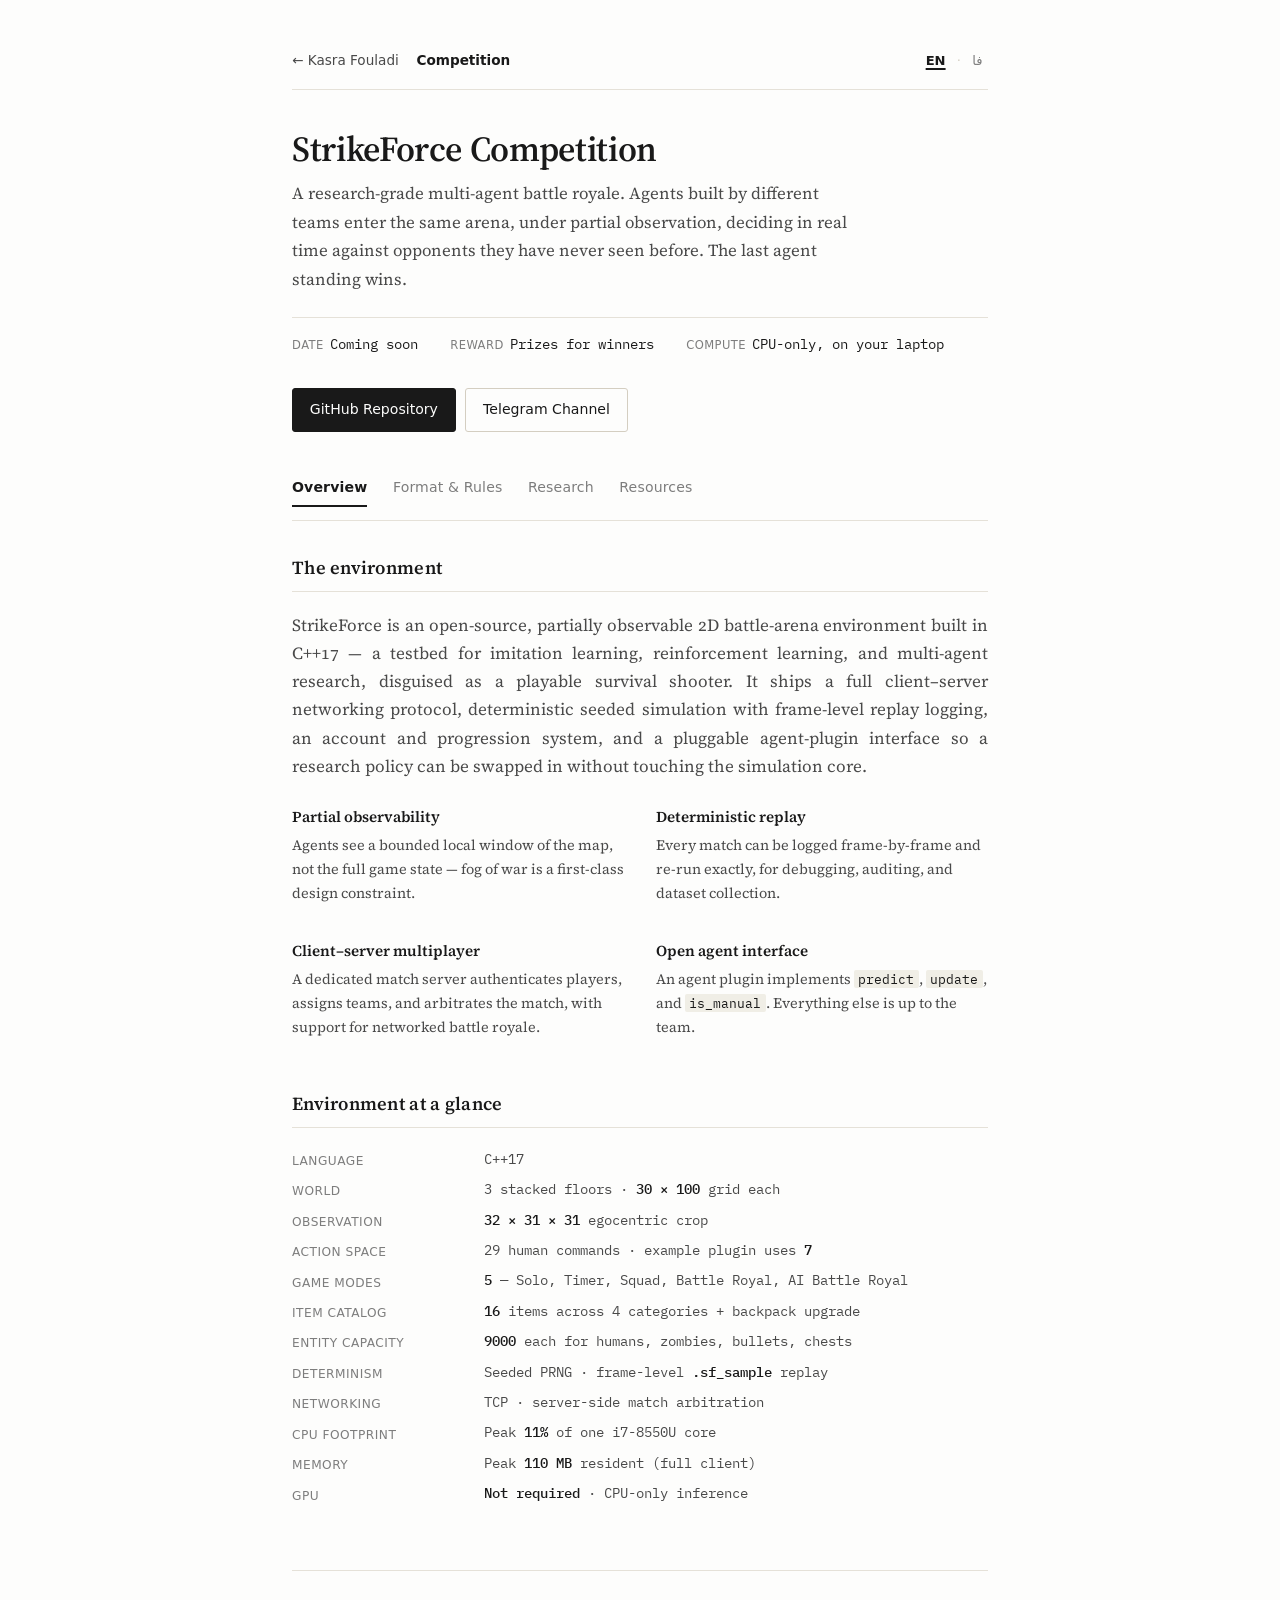
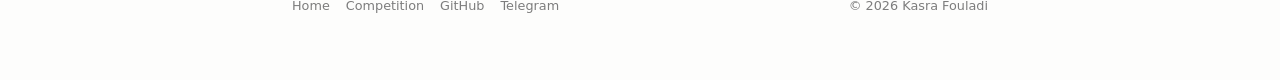
<file: competition.html>
<!DOCTYPE html>
<html lang="en" dir="ltr" data-lang="en">
<head>
<meta charset="UTF-8">
<meta name="viewport" content="width=device-width, initial-scale=1, viewport-fit=cover">
<title>StrikeForce Competition — Kasra Fouladi</title>
<meta name="description" content="A research-grade multi-agent AI competition built on StrikeForce.">
<link rel="icon" href="data:image/svg+xml,<svg xmlns='http://www.w3.org/2000/svg' viewBox='0 0 32 32'><rect width='32' height='32' rx='4' fill='%23fdfdfc'/><text x='16' y='23' font-family='Georgia,serif' font-size='20' font-weight='600' fill='%23191919' text-anchor='middle'>S</text></svg>">
<link rel="preconnect" href="https://fonts.googleapis.com">
<link rel="preconnect" href="https://fonts.gstatic.com" crossorigin>
<link href="https://fonts.googleapis.com/css2?family=Source+Serif+4:opsz,wght@8..60,400;8..60,500;8..60,600;8..60,700&family=IBM+Plex+Mono:wght@400;500&family=Vazirmatn:wght@400;500;600;700&display=swap" rel="stylesheet">
<link rel="stylesheet" href="style.css">
<style>
  /* ---- Competition-specific styling ---- */

  .comp-intro { margin-bottom: 2.4rem; }
  .comp-intro h1 {
    font-family: var(--serif);
    font-weight: 600;
    font-size: clamp(1.7rem, 4.5vw, 2.2rem);
    line-height: 1.2;
    letter-spacing: -0.01em;
    margin-bottom: 0.6rem;
  }
  .comp-intro .lead {
    font-size: 1.05rem;
    color: var(--ink-soft);
    line-height: 1.7;
    max-width: 62ch;
    margin-bottom: 1.4rem;
  }
  .comp-meta {
    display: flex;
    flex-wrap: wrap;
    gap: 0.4rem 2rem;
    padding-top: 0.9rem;
    border-top: 1px solid var(--rule);
    font-size: 0.9rem;
    font-family: var(--mono);
    color: var(--ink-mute);
  }
  .comp-meta .k {
    font-family: var(--sans);
    font-size: 0.72rem;
    text-transform: uppercase;
    letter-spacing: 0.04em;
    color: var(--ink-mute);
    margin-right: 0.4rem;
  }
  .comp-meta .v { color: var(--ink); }

  /* ---- Tabs ---- */
  .tabs {
    display: flex;
    flex-wrap: wrap;
    gap: 0.2rem 1.6rem;
    padding-bottom: 0.8rem;
    margin-bottom: 2rem;
    border-bottom: 1px solid var(--rule);
    font-family: var(--sans);
    font-size: 0.88rem;
  }
  .tabs button {
    background: none;
    border: none;
    cursor: pointer;
    padding: 0.35rem 0;
    font: inherit;
    color: var(--ink-mute);
    border-bottom: 2px solid transparent;
    transition: color 0.15s, border-color 0.15s;
    letter-spacing: 0.01em;
  }
  .tabs button:hover { color: var(--ink); }
  .tabs button[aria-selected="true"] {
    color: var(--ink);
    border-bottom-color: var(--ink);
    font-weight: 600;
  }
  .tabpanel { display: none; }
  .tabpanel.active { display: block; }

  /* ---- Feature grid ---- */
  .features {
    display: grid;
    grid-template-columns: repeat(auto-fit, minmax(220px, 1fr));
    gap: 1.4rem 2rem;
    margin-top: 1.2rem;
  }
  .feature {
    padding: 0.3rem 0;
  }
  .feature h3 {
    font-size: 0.95rem;
    font-weight: 600;
    margin-bottom: 0.35rem;
    color: var(--ink);
  }
  .feature p {
    font-size: 0.9rem;
    color: var(--ink-soft);
    line-height: 1.65;
  }

  /* ---- Spec list ---- */
  .specs {
    display: grid;
    grid-template-columns: 170px 1fr;
    gap: 0.45rem 1.4rem;
    font-size: 0.92rem;
    margin-top: 0.4rem;
  }
  .specs dt {
    font-family: var(--sans);
    font-size: 0.76rem;
    color: var(--ink-mute);
    text-transform: uppercase;
    letter-spacing: 0.04em;
    padding-top: 0.2rem;
  }
  .specs dd { color: var(--ink-soft); font-family: var(--mono); font-size: 0.86rem; }
  .specs dd em { font-style: normal; color: var(--ink); font-weight: 500; }

  /* ---- Flow ---- */
  .flow {
    display: flex;
    flex-wrap: wrap;
    align-items: baseline;
    gap: 0.35rem 0.6rem;
    margin-top: 1rem;
    font-family: var(--sans);
    font-size: 0.9rem;
  }
  .flow .step {
    padding: 0.35rem 0.75rem;
    border: 1px solid var(--rule-strong);
    border-radius: 3px;
    color: var(--ink-soft);
    background: var(--bg);
  }
  .flow .arrow { color: var(--ink-mute); }

  /* ---- Numbered rules ---- */
  .rules { counter-reset: rule; margin-top: 0.8rem; }
  .rules .r {
    position: relative;
    padding-left: 2rem;
    padding-bottom: 1rem;
    counter-increment: rule;
    border-bottom: 1px dotted var(--rule);
  }
  .rules .r:last-child { border-bottom: none; padding-bottom: 0; }
  .rules .r::before {
    content: counter(rule) ".";
    position: absolute;
    left: 0;
    top: 0;
    font-family: var(--mono);
    font-size: 0.85rem;
    color: var(--ink-mute);
    font-weight: 500;
  }
  .rules .r p {
    font-size: 0.94rem;
    color: var(--ink-soft);
    line-height: 1.7;
  }

  /* ---- Code block ---- */
  .code-block {
    margin-top: 1.2rem;
    border: 1px solid var(--rule-strong);
    border-radius: 3px;
    background: var(--code-bg);
    overflow: hidden;
  }
  .code-head {
    display: flex;
    justify-content: space-between;
    align-items: baseline;
    padding: 0.5rem 1rem;
    border-bottom: 1px solid var(--rule);
    background: rgba(0,0,0,0.015);
  }
  .code-head span {
    font-family: var(--mono);
    font-size: 0.72rem;
    color: var(--ink-mute);
  }
  pre.code {
    margin: 0;
    padding: 1rem 1.1rem;
    overflow-x: auto;
    font-family: var(--mono);
    font-size: 0.82rem;
    line-height: 1.65;
    color: var(--ink);
  }
  pre.code .kw { color: #0a4a8a; }
  pre.code .ty { color: #8b1a1a; }
  pre.code .cm { color: var(--ink-mute); font-style: italic; }
  pre.code .fn { color: #14417a; }

  /* ---- Papers ---- */
  .papers { margin-top: 0.6rem; }
  .paper-entry {
    padding: 1.2rem 0;
    border-bottom: 1px solid var(--rule);
  }
  .paper-entry:last-child { border-bottom: none; }
  .paper-entry .kicker {
    font-family: var(--mono);
    font-size: 0.72rem;
    letter-spacing: 0.04em;
    color: var(--ink-mute);
    text-transform: uppercase;
    margin-bottom: 0.4rem;
  }
  .paper-entry h3 {
    font-size: 1rem;
    font-weight: 600;
    line-height: 1.4;
    margin-bottom: 0.4rem;
    color: var(--ink);
  }
  .paper-entry p {
    font-size: 0.92rem;
    color: var(--ink-soft);
    line-height: 1.7;
    margin-bottom: 0.5rem;
    text-align: justify;
    hyphens: auto;
  }
  .paper-entry .links {
    font-family: var(--mono);
    font-size: 0.76rem;
  }
  .paper-entry .links a {
    margin-right: 0.9rem;
    color: var(--link);
    border-bottom: none;
  }
  .paper-entry .links a:hover { text-decoration: underline; }

  /* ---- Resource list ---- */
  .resources {
    display: grid;
    grid-template-columns: repeat(auto-fit, minmax(240px, 1fr));
    gap: 0.4rem 1.6rem;
    margin-top: 0.4rem;
  }
  .resources a {
    display: flex;
    flex-direction: column;
    gap: 0.15rem;
    padding: 0.85rem 0;
    border-bottom: 1px dotted var(--rule);
    border-top: none;
    border-left: none;
    border-right: none;
    color: inherit;
  }
  .resources a:hover { color: var(--link); border-bottom-color: var(--link); }
  .resources a:hover .rt { color: var(--link); }
  .resources .rk {
    font-family: var(--mono);
    font-size: 0.7rem;
    color: var(--ink-mute);
    letter-spacing: 0.04em;
    text-transform: uppercase;
  }
  .resources .rt {
    font-size: 0.96rem;
    font-weight: 600;
    color: var(--ink);
  }
  .resources .rd {
    font-size: 0.86rem;
    color: var(--ink-soft);
    line-height: 1.6;
  }

  /* ---- CTA row ---- */
  .cta-row {
    margin-top: 2rem;
    display: flex;
    flex-wrap: wrap;
    gap: 0.6rem;
  }
  .btn {
    display: inline-flex;
    align-items: center;
    gap: 0.5rem;
    font-family: var(--sans);
    font-size: 0.88rem;
    font-weight: 500;
    padding: 0.6rem 1.05rem;
    border: 1px solid var(--rule-strong);
    border-radius: 3px;
    color: var(--ink);
    background: var(--bg);
    text-decoration: none;
    border-bottom: 1px solid var(--rule-strong);
    transition: border-color 0.15s, color 0.15s;
  }
  .btn:hover { border-color: var(--ink); color: var(--ink); }
  .btn.primary {
    background: var(--ink);
    color: var(--bg);
    border-color: var(--ink);
  }
  .btn.primary:hover { background: #333; border-color: #333; color: var(--bg); }

  @media (max-width: 520px) {
    .specs { grid-template-columns: 1fr; gap: 0.2rem 0; }
    .specs dt { padding-top: 0.7rem; }
    .tabs { font-size: 0.82rem; gap: 0.15rem 1rem; }
    .flow { font-size: 0.85rem; }
  }
</style>
</head>
<body>
<div class="page">

  <!-- ============ TOPBAR ============ -->
  <div class="topbar">
    <nav class="nav" aria-label="Main">
      <a href="index.html">
        <span data-lang-content="en">← Kasra Fouladi</span>
        <span data-lang-content="fa">→ کسری فولادی</span>
      </a>
      <a href="competition.html" class="here">
        <span data-lang-content="en">Competition</span>
        <span data-lang-content="fa">مسابقه</span>
      </a>
    </nav>
    <div class="right">
      <div class="lang-toggle" role="group" aria-label="Language">
        <button id="btn-en" aria-pressed="true">EN</button>
        <span class="sep">·</span>
        <button id="btn-fa" aria-pressed="false">فا</button>
      </div>
    </div>
  </div>

  <!-- ============ INTRO ============ -->
  <header class="comp-intro">
    <h1 data-lang-content="en">StrikeForce Competition</h1>
    <h1 data-lang-content="fa">مسابقه‌ی StrikeForce</h1>

    <p class="lead" data-lang-content="en">
      A research-grade multi-agent battle royale. Agents built by different teams enter the same arena, under partial observation, deciding in real time against opponents they have never seen before. The last agent standing wins.
    </p>
    <p class="lead" data-lang-content="fa">
      یک بتل رویال چندعامله در سطح پژوهشی. ایجنت‌هایی که تیم‌های مختلف ساخته‌اند، هم‌زمان وارد یک میدان مشترک می‌شوند؛ با دید محدود، و در برابر حریف‌هایی که هرگز ندیده‌اند تصمیم می‌گیرند. آخرین ایجنت باقی‌مانده، برنده است.
    </p>

    <div class="comp-meta">
      <span data-lang-content="en"><span class="k">Date</span><span class="v">Coming soon</span></span>
      <span data-lang-content="fa"><span class="k">زمان</span><span class="v">به‌زودی اعلام می‌شود</span></span>
      <span data-lang-content="en"><span class="k">Reward</span><span class="v">Prizes for winners</span></span>
      <span data-lang-content="fa"><span class="k">پاداش</span><span class="v">جایزه برای برندگان</span></span>
      <span data-lang-content="en"><span class="k">Compute</span><span class="v">CPU-only, on your laptop</span></span>
      <span data-lang-content="fa"><span class="k">محاسبات</span><span class="v">فقط CPU، روی لپ‌تاپ خودتان</span></span>
    </div>

    <div class="cta-row">
      <a class="btn primary" href="https://github.com/bistoyek21-ric/StrikeForce" target="_blank" rel="noopener">
        <span data-lang-content="en">GitHub Repository</span>
        <span data-lang-content="fa">مخزن GitHub</span>
      </a>
      <a class="btn" href="https://t.me/StrikeForce21" target="_blank" rel="noopener">
        <span data-lang-content="en">Telegram Channel</span>
        <span data-lang-content="fa">کانال تلگرام</span>
      </a>
    </div>
  </header>

  <!-- ============ TABS ============ -->
  <nav class="tabs" role="tablist" aria-label="Sections">
    <button role="tab" data-tab="overview" aria-selected="true">
      <span data-lang-content="en">Overview</span>
      <span data-lang-content="fa">معرفی</span>
    </button>
    <button role="tab" data-tab="format" aria-selected="false">
      <span data-lang-content="en">Format &amp; Rules</span>
      <span data-lang-content="fa">فرمت و قوانین</span>
    </button>
    <button role="tab" data-tab="research" aria-selected="false">
      <span data-lang-content="en">Research</span>
      <span data-lang-content="fa">پژوهش</span>
    </button>
    <button role="tab" data-tab="resources" aria-selected="false">
      <span data-lang-content="en">Resources</span>
      <span data-lang-content="fa">منابع</span>
    </button>
  </nav>

  <!-- ============ TAB 01 — OVERVIEW ============ -->
  <section class="tabpanel active" data-panel-id="overview">
    <section class="s">
      <h2 data-lang-content="en">The environment</h2>
      <h2 data-lang-content="fa">درباره‌ی محیط</h2>

      <div data-lang-content="en" dir="ltr" lang="en">
        <p class="body">StrikeForce is an open-source, partially observable 2D battle-arena environment built in C++17 — a testbed for imitation learning, reinforcement learning, and multi-agent research, disguised as a playable survival shooter. It ships a full client–server networking protocol, deterministic seeded simulation with frame-level replay logging, an account and progression system, and a pluggable agent-plugin interface so a research policy can be swapped in without touching the simulation core.</p>

        <div class="features">
          <div class="feature">
            <h3>Partial observability</h3>
            <p>Agents see a bounded local window of the map, not the full game state — fog of war is a first-class design constraint.</p>
          </div>
          <div class="feature">
            <h3>Deterministic replay</h3>
            <p>Every match can be logged frame-by-frame and re-run exactly, for debugging, auditing, and dataset collection.</p>
          </div>
          <div class="feature">
            <h3>Client–server multiplayer</h3>
            <p>A dedicated match server authenticates players, assigns teams, and arbitrates the match, with support for networked battle royale.</p>
          </div>
          <div class="feature">
            <h3>Open agent interface</h3>
            <p>An agent plugin implements <code>predict</code>, <code>update</code>, and <code>is_manual</code>. Everything else is up to the team.</p>
          </div>
        </div>
      </div>

      <div data-lang-content="fa" dir="rtl" lang="fa">
        <p class="body">StrikeForce یک محیط نبرد دوبعدی متن‌باز با مشاهده‌ی جزئی است که با C++17 نوشته شده — یک بستر پژوهشی برای یادگیری تقلیدی، یادگیری تقویتی، و تحقیقات چندعامله، در قالب یک بازی بقا و تیراندازی قابل‌بازی. این محیط یک پروتکل کامل client-server، شبیه‌سازی دترمینیستیک با seed مشخص و replay در سطح فریم، سیستم حساب کاربری و پیشرفت، و یک رابط Plugin برای agent داراست که با آن می‌توان یک policy پژوهشی را بدون دست‌زدن به هسته‌ی شبیه‌سازی جایگزین کرد.</p>

        <div class="features">
          <div class="feature">
            <h3>دید محدود</h3>
            <p>ایجنت‌ها فقط یک پنجره‌ی محلی محدود از نقشه را می‌بینند، نه کل وضعیت بازی را.</p>
          </div>
          <div class="feature">
            <h3>Replay دترمینیستیک</h3>
            <p>هر Match می‌تواند فریم‌به‌فریم لاگ شود و دقیقاً دوباره اجرا شود، برای دیباگ، بررسی و جمع‌آوری دیتاست.</p>
          </div>
          <div class="feature">
            <h3>Multiplayer با Client-Server</h3>
            <p>یک سرور اختصاصی بازیکن‌ها را احراز هویت می‌کند، تیم‌بندی می‌کند، و Match را داوری می‌کند.</p>
          </div>
          <div class="feature">
            <h3>رابط Agent باز</h3>
            <p>یک Agent Plugin سه متد <code>predict</code>، <code>update</code> و <code>is_manual</code> را پیاده می‌کند. باقی چیزها دست خود تیم است.</p>
          </div>
        </div>
      </div>
    </section>

    <section class="s">
      <h2 data-lang-content="en">Environment at a glance</h2>
      <h2 data-lang-content="fa">مشخصات فنی</h2>

      <dl class="specs" data-lang-content="en" dir="ltr" lang="en">
        <dt>Language</dt><dd>C++17</dd>
        <dt>World</dt><dd>3 stacked floors · <em>30 × 100</em> grid each</dd>
        <dt>Observation</dt><dd><em>32 × 31 × 31</em> egocentric crop</dd>
        <dt>Action space</dt><dd>29 human commands · example plugin uses <em>7</em></dd>
        <dt>Game modes</dt><dd><em>5</em> — Solo, Timer, Squad, Battle Royal, AI Battle Royal</dd>
        <dt>Item catalog</dt><dd><em>16</em> items across 4 categories + backpack upgrade</dd>
        <dt>Entity capacity</dt><dd><em>9000</em> each for humans, zombies, bullets, chests</dd>
        <dt>Determinism</dt><dd>Seeded PRNG · frame-level <em>.sf_sample</em> replay</dd>
        <dt>Networking</dt><dd>TCP · server-side match arbitration</dd>
        <dt>CPU footprint</dt><dd>Peak <em>11%</em> of one i7-8550U core</dd>
        <dt>Memory</dt><dd>Peak <em>110 MB</em> resident (full client)</dd>
        <dt>GPU</dt><dd><em>Not required</em> · CPU-only inference</dd>
      </dl>

      <dl class="specs" data-lang-content="fa" dir="rtl" lang="fa">
        <dt>زبان</dt><dd>C++17</dd>
        <dt>دنیا</dt><dd>۳ طبقه · گرید <em>۳۰ × ۱۰۰</em></dd>
        <dt>مشاهده</dt><dd>برش خودمحور <em>۳۲ × ۳۱ × ۳۱</em></dd>
        <dt>فضای اکشن</dt><dd>۲۹ فرمان انسانی · پلاگین نمونه <em>۷</em></dd>
        <dt>حالت‌های بازی</dt><dd><em>۵</em> حالت — Solo، Timer، Squad، Battle Royal، AI Battle Royal</dd>
        <dt>کاتالوگ آیتم</dt><dd><em>۱۶</em> آیتم در ۴ دسته + ارتقای کوله‌پشتی</dd>
        <dt>ظرفیت موجودات</dt><dd><em>۹۰۰۰</em> برای انسان، زامبی، گلوله، صندوق</dd>
        <dt>دترمینیزم</dt><dd>PRNG با seed · Replay فریم‌به‌فریم <em>.sf_sample</em></dd>
        <dt>شبکه</dt><dd>TCP · داوری Match در سمت سرور</dd>
        <dt>مصرف CPU</dt><dd>اوج <em>۱۱٪</em> از یک هسته i7-8550U</dd>
        <dt>حافظه</dt><dd>اوج <em>۱۱۰ مگابایت</em></dd>
        <dt>GPU</dt><dd><em>لازم نیست</em> · فقط CPU</dd>
      </dl>
    </section>
  </section>

  <!-- ============ TAB 02 — FORMAT & RULES ============ -->
  <section class="tabpanel" data-panel-id="format">
    <section class="s">
      <h2 data-lang-content="en">How the competition works</h2>
      <h2 data-lang-content="fa">مسابقه چطور برگزار می‌شود؟</h2>

      <p class="body" data-lang-content="en" dir="ltr" lang="en">This is not each team scoring separately against the environment. All agents are dropped into the same battle royale and play each other directly — opponent behavior is part of the problem, not a fixed backdrop. Every agent runs locally, CPU-only, on its own team's laptop; the competition server just runs the authoritative simulation and relays actions.</p>
      <p class="body" data-lang-content="fa" dir="rtl" lang="fa">اینجا قرار نیست هر تیم جدا جدا در برابر محیط امتیاز بگیرد. همه‌ی ایجنت‌ها با هم وارد یک بتل رویال مشترک می‌شوند و مستقیماً با هم بازی می‌کنند — یعنی رفتار حریف بخشی از خود مسئله است. هر ایجنت به‌صورت لوکال و فقط روی CPU، روی لپ‌تاپ خود تیم اجرا می‌شود؛ سرور مسابقه فقط شبیه‌سازی رسمی را اجرا می‌کند و اکشن‌ها را رله می‌کند.</p>

      <div class="flow" data-lang-content="en">
        <span class="step">Registration</span><span class="arrow">→</span>
        <span class="step">Submission &amp; verification</span><span class="arrow">→</span>
        <span class="step">Group stage</span><span class="arrow">→</span>
        <span class="step">Semifinals</span><span class="arrow">→</span>
        <span class="step">Final</span>
      </div>
      <div class="flow" data-lang-content="fa" dir="rtl">
        <span class="step">ثبت‌نام</span><span class="arrow">←</span>
        <span class="step">ارسال و بررسی فنی</span><span class="arrow">←</span>
        <span class="step">مرحله‌ی گروهی</span><span class="arrow">←</span>
        <span class="step">نیمه‌نهایی</span><span class="arrow">←</span>
        <span class="step">فینال</span>
      </div>
    </section>

    <section class="s">
      <h2 data-lang-content="en">Fair by construction</h2>
      <h2 data-lang-content="fa">منصف از پایه</h2>

      <div class="rules" data-lang-content="en" dir="ltr" lang="en">
        <div class="r"><p>Every submission is reviewed and integration-tested against the official competition build before the event — not on-the-spot.</p></div>
        <div class="r"><p>The verified submission is hash-locked, so what is tested is exactly what runs on match day.</p></div>
        <div class="r"><p>Inference is CPU-only, on the participant's own laptop, over an isolated competition network.</p></div>
        <div class="r"><p>Every match is logged frame-by-frame and fully replayable, so any disputed result can be re-examined.</p></div>
      </div>

      <div class="rules" data-lang-content="fa" dir="rtl" lang="fa">
        <div class="r"><p>هر submission قبل از رویداد بررسی و روی build رسمی مسابقه integration-test می‌شود — نه سر صحنه.</p></div>
        <div class="r"><p>نسخه‌ی تأییدشده hash-lock می‌شود، تا همان چیزی که تست شده، دقیقاً روز مسابقه اجرا شود.</p></div>
        <div class="r"><p>Inference فقط روی CPU، روی لپ‌تاپ خود participant، و روی شبکه‌ی ایزوله‌ی مسابقه انجام می‌شود.</p></div>
        <div class="r"><p>هر Match فریم‌به‌فریم لاگ و کاملاً قابل Replay است، تا هر نتیجه‌ی مورد اعتراض قابل بازبینی باشد.</p></div>
      </div>
    </section>

    <section class="s">
      <h2 data-lang-content="en">Agent interface</h2>
      <h2 data-lang-content="fa">رابط Agent</h2>

      <p class="body" data-lang-content="en" dir="ltr" lang="en">An agent plugin is a class the simulation loop talks to through three methods. Observation encoding, action mapping, network architecture, and heuristic logic all live inside the team's plugin. Pointing two indirection headers (<code>selected_agent.hpp</code> and <code>selected_custom.hpp</code>) at an alternative implementation swaps the policy without modifying the simulation core.</p>
      <p class="body" data-lang-content="fa" dir="rtl" lang="fa">یک Agent Plugin یک کلاس است که حلقه‌ی شبیه‌سازی از طریق سه متد با آن حرف می‌زند. انکودینگ مشاهده، نگاشت اکشن، معماری شبکه، و منطق heuristic همگی داخل پلاگین خود تیم قرار می‌گیرند. با اشاره‌ی دو هدر واسط (<code>selected_agent.hpp</code> و <code>selected_custom.hpp</code>) به یک پیاده‌سازی جایگزین، می‌شود policy را بدون دست‌زدن به هسته‌ی شبیه‌سازی عوض کرد.</p>

      <div class="code-block">
        <div class="code-head"><span>Agent.hpp — minimal plugin contract</span></div>
<pre class="code"><span class="kw">class</span> <span class="ty">Agent</span> {
<span class="kw">public</span>:
    <span class="fn">Agent</span>(<span class="ty">bool</span> training = <span class="kw">true</span>);

    <span class="cm">// Called once the plugin's encoder has produced the observation.</span>
    <span class="ty">int</span>  <span class="fn">predict</span>(<span class="kw">const</span> std::vector&lt;<span class="ty">float</span>&gt;&amp; obs);

    <span class="cm">// Called after a command is applied to the environment.</span>
    <span class="ty">void</span> <span class="fn">update</span>(<span class="ty">int</span> action, <span class="ty">bool</span> imitate);

    <span class="cm">// Queried each frame to decide human input vs. plugin output.</span>
    <span class="ty">bool</span> <span class="fn">is_manual</span>();
};</pre>
      </div>
    </section>
  </section>

  <!-- ============ TAB 03 — RESEARCH ============ -->
  <section class="tabpanel" data-panel-id="research">
    <section class="s">
      <h2 data-lang-content="en">Built on active research</h2>
      <h2 data-lang-content="fa">بر پایه‌ی پژوهش فعال</h2>

      <p class="body" data-lang-content="en" dir="ltr" lang="en">StrikeForce already has research behind it. Three studies use it as their testbed, and all are part of the same broader project this competition grows out of.</p>
      <p class="body" data-lang-content="fa" dir="rtl" lang="fa">StrikeForce از قبل پشتوانه‌ی پژوهشی دارد. سه مطالعه از این محیط به‌عنوان testbed خود استفاده کرده‌اند، و همه بخشی از همان پروژه‌ی بزرگ‌تری هستند که این مسابقه از دل آن بیرون آمده.</p>

      <div class="papers" data-lang-content="en" dir="ltr" lang="en">
        <div class="paper-entry">
          <div class="kicker">Testbed · POMDPs · Multi-agent</div>
          <h3>StrikeForce: A 2D Partially Observable Battle-Arena Testbed for Imitation Learning and Multi-Agent Research</h3>
          <p>The environment paper itself: documents the world, observation and action spaces, software architecture, networking protocol, checkpoint-transfer service, and measured CPU/memory footprint.</p>
          <div class="links">
            <a href="https://doi.org/10.13140/RG.2.2.24446.96326" target="_blank" rel="noopener">DOI</a>
            <a href="https://github.com/bistoyek21-ric/StrikeForce" target="_blank" rel="noopener">GitHub</a>
          </div>
        </div>
        <div class="paper-entry">
          <div class="kicker">Imitation learning · POMDPs</div>
          <h3>No Back-Propagation Through Time via Future Action Prediction</h3>
          <p>A decoupled imitation-learning architecture that removes BPTT from the perception backbone: a Future-Action Predictor trained only to forecast the expert's next actions, feeding a bounded-window Transformer aggregator through a stop-gradient boundary.</p>
          <div class="links">
            <a href="https://doi.org/10.13140/RG.2.2.18971.43049" target="_blank" rel="noopener">DOI</a>
            <a href="https://github.com/kasrafouladi/StrikeForce-No-BPTT-via-FAP" target="_blank" rel="noopener">GitHub</a>
          </div>
        </div>
        <div class="paper-entry">
          <div class="kicker">Continual learning · Model repair</div>
          <h3>Targeted Behavioral Repair with Contaminated Anchors</h3>
          <p>Studies correcting a specific, identified failure in an already-trained StrikeForce policy without retraining from scratch, combining parameter-space (EWC) and output-space (KD) preservation, and formalizing the case where the anchor set used for preservation is not itself failure-free.</p>
          <div class="links">
            <a href="https://doi.org/10.13140/RG.2.2.11421.68328" target="_blank" rel="noopener">DOI</a>
            <a href="https://github.com/kasrafouladi/StrikeForce-No-BPTT-via-FAP" target="_blank" rel="noopener">GitHub</a>
          </div>
        </div>
      </div>

      <div class="papers" data-lang-content="fa" dir="rtl" lang="fa">
        <div class="paper-entry">
          <div class="kicker">Testbed · POMDPs · Multi-agent</div>
          <h3>StrikeForce: A 2D Partially Observable Battle-Arena Testbed for Imitation Learning and Multi-Agent Research</h3>
          <p>خودِ مقاله‌ی محیط: دنیا، فضاهای مشاهده و اکشن، معماری نرم‌افزار، پروتکل شبکه، سرویس انتقال checkpoint، و ردپای CPU/حافظه‌ی اندازه‌گیری‌شده را مستند می‌کند.</p>
          <div class="links">
            <a href="https://doi.org/10.13140/RG.2.2.24446.96326" target="_blank" rel="noopener">DOI</a>
            <a href="https://github.com/bistoyek21-ric/StrikeForce" target="_blank" rel="noopener">GitHub</a>
          </div>
        </div>
        <div class="paper-entry">
          <div class="kicker">Imitation Learning · POMDPs</div>
          <h3>No Back-Propagation Through Time via Future Action Prediction</h3>
          <p>یک معماری Imitation Learning جداشده که BPTT را از بک‌بون ادراکی حذف می‌کند: یک Future-Action Predictor که فقط برای پیش‌بینی اکشن‌های بعدی خبره آموزش دیده، که خروجی‌اش از پشت یک مرز stop-gradient وارد یک Transformer aggregator با پنجره‌ی محدود می‌شود.</p>
          <div class="links">
            <a href="https://doi.org/10.13140/RG.2.2.18971.43049" target="_blank" rel="noopener">DOI</a>
            <a href="https://github.com/kasrafouladi/StrikeForce-No-BPTT-via-FAP" target="_blank" rel="noopener">GitHub</a>
          </div>
        </div>
        <div class="paper-entry">
          <div class="kicker">Continual Learning · Model Repair</div>
          <h3>Targeted Behavioral Repair with Contaminated Anchors</h3>
          <p>بررسی تصحیح یک خطای رفتاری مشخص در یک policy از‌پیش‌آموزش‌دیده‌ی StrikeForce، بدون آموزش دوباره از صفر؛ با ترکیب preservation در فضای پارامتر (EWC) و فضای خروجی (KD)، و صورت‌بندی حالتی که مجموعه‌ی anchor مورد استفاده برای preservation خودش هم عاری از خطا نیست.</p>
          <div class="links">
            <a href="https://doi.org/10.13140/RG.2.2.11421.68328" target="_blank" rel="noopener">DOI</a>
            <a href="https://github.com/kasrafouladi/StrikeForce-No-BPTT-via-FAP" target="_blank" rel="noopener">GitHub</a>
          </div>
        </div>
      </div>
    </section>
  </section>

  <!-- ============ TAB 04 — RESOURCES ============ -->
  <section class="tabpanel" data-panel-id="resources">
    <section class="s">
      <h2 data-lang-content="en">Resources</h2>
      <h2 data-lang-content="fa">منابع</h2>

      <p class="body" data-lang-content="en" dir="ltr" lang="en">Everything you need to read the code, run the environment, follow the research, and access the checkpoints.</p>
      <p class="body" data-lang-content="fa" dir="rtl" lang="fa">هر چیزی که برای خواندن کد، اجرای محیط، دنبال‌کردن پژوهش و دسترسی به checkpointها لازم دارید.</p>

      <div class="resources" data-lang-content="en" dir="ltr" lang="en">
        <a href="https://github.com/bistoyek21-ric/StrikeForce" target="_blank" rel="noopener">
          <span class="rk">Code</span>
          <span class="rt">StrikeForce on GitHub</span>
          <span class="rd">The full C++17 client, server, agent-plugin interface, and example plugins. MIT-licensed.</span>
        </a>
        <a href="https://github.com/kasrafouladi/StrikeForce-No-BPTT-via-FAP" target="_blank" rel="noopener">
          <span class="rk">Code</span>
          <span class="rt">No-BPTT-via-FAP repository</span>
          <span class="rd">The decoupled FAP / Transformer-aggregator architecture and the EWC+KD behavioral-repair pipeline.</span>
        </a>
        <a href="https://drive.google.com/drive/folders/1S2dE6DfzBU09ILpeJJ8UvtTGE0gAU-x1?usp=sharing" target="_blank" rel="noopener">
          <span class="rk">Artifacts</span>
          <span class="rt">Checkpoints &amp; datasets</span>
          <span class="rd">Pre-trained FAP and aggregator checkpoints, θ₀ / θ_FT / θ* repair checkpoints, anchor and corrective datasets, and failure-rate logs.</span>
        </a>
        <a href="https://github.com/bistoyek21-ric/StrikeForceAPI" target="_blank" rel="noopener">
          <span class="rk">Service</span>
          <span class="rt">StrikeForceAPI server</span>
          <span class="rd">Flask + SQLite checkpoint-transfer service with parent–child lineage for crowdsourced training rounds.</span>
        </a>
        <a href="https://t.me/StrikeForce21" target="_blank" rel="noopener">
          <span class="rk">Community</span>
          <span class="rt">Telegram Channel</span>
          <span class="rd">Registration updates, schedule announcements, and technical Q&amp;A with the organizers.</span>
        </a>
        <a href="mailto:k4sr405@gmail.com">
          <span class="rk">Contact</span>
          <span class="rt">k4sr405@gmail.com</span>
          <span class="rd">Direct inquiries for research collaboration or competition logistics.</span>
        </a>
      </div>

      <div class="resources" data-lang-content="fa" dir="rtl" lang="fa">
        <a href="https://github.com/bistoyek21-ric/StrikeForce" target="_blank" rel="noopener">
          <span class="rk">کد</span>
          <span class="rt">StrikeForce در GitHub</span>
          <span class="rd">کلاینت کامل C++17، سرور، رابط Agent Plugin و پلاگین‌های نمونه. با لایسنس MIT.</span>
        </a>
        <a href="https://github.com/kasrafouladi/StrikeForce-No-BPTT-via-FAP" target="_blank" rel="noopener">
          <span class="rk">کد</span>
          <span class="rt">مخزن No-BPTT-via-FAP</span>
          <span class="rd">معماری جداشده‌ی FAP / Transformer-aggregator و خط لوله‌ی ترمیم رفتاری EWC+KD.</span>
        </a>
        <a href="https://drive.google.com/drive/folders/1S2dE6DfzBU09ILpeJJ8UvtTGE0gAU-x1?usp=sharing" target="_blank" rel="noopener">
          <span class="rk">Artifacts</span>
          <span class="rt">Checkpointها و دیتاست‌ها</span>
          <span class="rd">Checkpointهای FAP و aggregator، checkpointهای ترمیم θ₀ / θ_FT / θ*، دیتاست‌های anchor و corrective، و لاگ‌های نرخ خطا.</span>
        </a>
        <a href="https://github.com/bistoyek21-ric/StrikeForceAPI" target="_blank" rel="noopener">
          <span class="rk">سرویس</span>
          <span class="rt">سرور StrikeForceAPI</span>
          <span class="rd">سرویس انتقال checkpoint با Flask و SQLite و شجره‌نامه‌ی parent–child برای دورهای آموزش crowdsourced.</span>
        </a>
        <a href="https://t.me/StrikeForce21" target="_blank" rel="noopener">
          <span class="rk">اجتماع</span>
          <span class="rt">کانال تلگرام</span>
          <span class="rd">به‌روزرسانی‌های ثبت‌نام، اعلان زمان‌بندی و پرسش‌وپاسخ فنی با برگزارکنندگان.</span>
        </a>
        <a href="mailto:k4sr405@gmail.com">
          <span class="rk">تماس</span>
          <span class="rt">k4sr405@gmail.com</span>
          <span class="rd">برای همکاری پژوهشی یا هماهنگی‌های مسابقه.</span>
        </a>
      </div>
    </section>
  </section>

  <!-- ============ FOOTER ============ -->
  <footer>
    <div class="links">
      <a href="index.html">Home</a>
      <a href="competition.html">
        <span data-lang-content="en">Competition</span>
        <span data-lang-content="fa">مسابقه</span>
      </a>
      <a href="https://github.com/bistoyek21-ric/StrikeForce" target="_blank" rel="noopener">GitHub</a>
      <a href="https://t.me/StrikeForce21" target="_blank" rel="noopener">Telegram</a>
    </div>
    <div>© 2026 Kasra Fouladi</div>
  </footer>

</div>

<script>
(function () {
  var root = document.documentElement;
  var btnEn = document.getElementById('btn-en');
  var btnFa = document.getElementById('btn-fa');
  var tabs = Array.prototype.slice.call(document.querySelectorAll('.tabs button'));
  var panels = Array.prototype.slice.call(document.querySelectorAll('.tabpanel'));

  function setLang(lang) {
    root.setAttribute('data-lang', lang);
    root.setAttribute('lang', lang);
    root.setAttribute('dir', lang === 'fa' ? 'rtl' : 'ltr');
    btnEn.setAttribute('aria-pressed', String(lang === 'en'));
    btnFa.setAttribute('aria-pressed', String(lang === 'fa'));
    try { localStorage.setItem('sf-lang', lang); } catch (e) {}
  }

  function setTab(name) {
    tabs.forEach(function (t) {
      t.setAttribute('aria-selected', String(t.dataset.tab === name));
    });
    panels.forEach(function (p) {
      p.classList.toggle('active', p.dataset.panelId === name);
    });
    try { history.replaceState(null, '', '#' + name); } catch (e) {}
    window.scrollTo({ top: 0, behavior: 'smooth' });
  }

  tabs.forEach(function (t) {
    t.addEventListener('click', function () { setTab(t.dataset.tab); });
  });

  try {
    var saved = localStorage.getItem('sf-lang');
    if (saved === 'fa' || saved === 'en') setLang(saved);
  } catch (e) {}

  var initial = (window.location.hash || '').replace('#', '');
  if (initial && tabs.some(function (t) { return t.dataset.tab === initial; })) {
    setTab(initial);
  }

  btnEn.addEventListener('click', function () { setLang('en'); });
  btnFa.addEventListener('click', function () { setLang('fa'); });
})();
</script>
</body>
</html>
</file>
<file: style.css>
/* ============================================================
   Kasra Fouladi — Academic personal site
   Shared stylesheet
   ============================================================ */

/* ---- Reset ---- */
*, *::before, *::after { box-sizing: border-box; margin: 0; padding: 0; }

/* ---- Tokens ---- */
:root {
  --bg: #fdfdfc;
  --bg-soft: #f7f5ef;
  --ink: #191919;
  --ink-soft: #494949;
  --ink-mute: #7d7d7d;
  --rule: #e5e1d8;
  --rule-strong: #d4cec1;
  --link: #14417a;
  --link-hover: #0a2547;
  --accent: #8b1a1a;
  --code-bg: #f0eee6;

  --serif: 'Source Serif 4', Georgia, 'Times New Roman', Times, serif;
  --sans: -apple-system, BlinkMacSystemFont, 'Segoe UI', Roboto, system-ui, sans-serif;
  --mono: 'IBM Plex Mono', ui-monospace, 'SF Mono', Menlo, Consolas, monospace;
  --fa: 'Vazirmatn', Tahoma, 'Segoe UI', sans-serif;

  --content: 760px;
  --pad: clamp(1.1rem, 4vw, 2rem);
}

/* ---- Base ---- */
html {
  -webkit-text-size-adjust: 100%;
  scroll-behavior: smooth;
  scroll-padding-top: 1rem;
}

body {
  background: var(--bg);
  color: var(--ink);
  font-family: var(--serif);
  font-size: 17px;
  line-height: 1.65;
  font-feature-settings: 'kern', 'liga', 'onum';
  text-rendering: optimizeLegibility;
  -webkit-font-smoothing: antialiased;
  -moz-osx-font-smoothing: grayscale;
}

/* ---- Links ---- */
a {
  color: var(--link);
  text-decoration: none;
  border-bottom: 1px solid transparent;
  transition: color 0.15s, border-color 0.15s;
}
a:hover { color: var(--link-hover); border-bottom-color: currentColor; }

/* ---- Layout ---- */
.page {
  max-width: var(--content);
  margin: 0 auto;
  padding: clamp(1.6rem, 5vw, 3rem) var(--pad) 4rem;
}

/* ---- Topbar ---- */
.topbar {
  display: flex;
  justify-content: space-between;
  align-items: baseline;
  flex-wrap: wrap;
  gap: 0.6rem 1.2rem;
  padding-bottom: 1rem;
  margin-bottom: 2.4rem;
  border-bottom: 1px solid var(--rule);
  font-family: var(--sans);
  font-size: 0.85rem;
}
.topbar .nav {
  display: flex;
  flex-wrap: wrap;
  gap: 0.2rem 1.1rem;
  align-items: baseline;
}
.topbar .nav a { color: var(--ink-soft); border-bottom: none; }
.topbar .nav a:hover { color: var(--link); }
.topbar .nav a.here { color: var(--ink); font-weight: 600; }
.topbar .right { display: flex; align-items: baseline; gap: 0.9rem; }
.lang-toggle {
  display: inline-flex; align-items: baseline; gap: 0.35rem;
  font-family: var(--sans); font-size: 0.82rem;
}
.lang-toggle button {
  background: none; border: none; cursor: pointer;
  padding: 0.1rem 0.35rem; color: var(--ink-mute);
  font: inherit; border-radius: 2px;
}
.lang-toggle button:hover { color: var(--ink); }
.lang-toggle button[aria-pressed="true"] {
  color: var(--ink); font-weight: 600;
  text-decoration: underline;
  text-decoration-thickness: 2px;
  text-underline-offset: 3px;
}
.lang-toggle .sep { color: var(--rule-strong); }

/* ---- Intro ---- */
.intro { margin-bottom: 3rem; }
.intro h1 {
  font-family: var(--serif);
  font-weight: 600;
  font-size: clamp(1.9rem, 5vw, 2.5rem);
  line-height: 1.12;
  letter-spacing: -0.01em;
  margin-bottom: 0.5rem;
}
.intro .subtitle { font-size: 1.02rem; color: var(--ink-soft); line-height: 1.55; }
.intro .subtitle a { border-bottom-color: var(--rule-strong); }
.intro .subtitle a:hover { border-bottom-color: var(--link); }
.intro .contact {
  margin-top: 0.9rem;
  font-family: var(--mono);
  font-size: 0.8rem;
  color: var(--ink-mute);
  line-height: 1.8;
}
.intro .contact a { color: var(--ink-soft); border-bottom: none; }
.intro .contact a:hover { color: var(--link); }
.intro .sep { color: var(--rule-strong); margin: 0 0.45rem; }
.intro .quick-links {
  margin-top: 1rem;
  display: flex; flex-wrap: wrap;
  gap: 0.35rem 1.1rem;
  font-size: 0.92rem;
}

/* ---- Sections ---- */
section.s { margin-bottom: 2.8rem; }
section.s > h2 {
  font-family: var(--serif);
  font-weight: 600;
  font-size: 1.15rem;
  letter-spacing: 0.015em;
  padding-bottom: 0.5rem;
  margin-bottom: 1.2rem;
  border-bottom: 1px solid var(--rule);
  color: var(--ink);
}

p.body {
  margin-bottom: 0.9rem;
  color: var(--ink-soft);
  text-align: justify;
  hyphens: auto;
}
p.body strong { color: var(--ink); font-weight: 600; }
p.body em { font-style: italic; }

/* ---- Interests ---- */
.interests { font-size: 0.95rem; color: var(--ink-soft); line-height: 1.8; }
.interests .label { color: var(--ink); font-weight: 600; }

/* ---- News ---- */
.news { font-size: 0.94rem; }
.news-item {
  display: grid;
  grid-template-columns: 90px 1fr;
  gap: 1.2rem;
  padding: 0.5rem 0;
  border-bottom: 1px dotted var(--rule);
}
.news-item:last-child { border-bottom: none; }
.news-date {
  font-family: var(--mono);
  font-size: 0.76rem;
  color: var(--ink-mute);
  padding-top: 0.18rem;
  white-space: nowrap;
}
.news-text { color: var(--ink-soft); }
.news-text strong { color: var(--ink); font-weight: 600; }

/* ---- Publications ---- */
.pubs { counter-reset: pub; }
.pub {
  position: relative;
  padding-left: 2.4rem;
  padding-bottom: 1.4rem;
  margin-bottom: 1.4rem;
  border-bottom: 1px solid var(--rule);
  counter-increment: pub;
}
.pub:last-child { border-bottom: none; padding-bottom: 0; }
.pub::before {
  content: "[" counter(pub) "]";
  position: absolute;
  left: 0;
  top: 0.05rem;
  font-family: var(--mono);
  font-size: 0.85rem;
  color: var(--ink-mute);
}
.pub-title {
  font-weight: 600;
  font-size: 1rem;
  line-height: 1.4;
  margin-bottom: 0.3rem;
  color: var(--ink);
}

/* ---- Row: authors + download/DOI links ---- */
.pub-head {
  display: flex;
  align-items: center;
  justify-content: space-between;
  gap: 1rem;
  flex-wrap: wrap;
  overflow: visible;
  min-height: 3rem;
  padding: 0.3rem 0;
  margin-bottom: 0.15rem;
}
.pub-head .pub-authors {
  font-size: 0.92rem;
  color: var(--ink-soft);
  margin: 0;
  line-height: 1.4;
}
.pub-head .pub-authors em { font-style: normal; color: var(--ink); }
.pub-head .pub-links {
  margin: 0;
  flex-shrink: 0;
  display: inline-flex;
  flex-wrap: wrap;
  align-items: center;
  gap: 0.9rem;
  font-family: var(--mono);
  font-size: 0.76rem;
  line-height: 1.4;
  overflow: visible;
}
.pub-head .pub-links a {
  border-bottom: none;
  color: var(--link);
}
.pub-head .pub-links a:hover {
  color: var(--link-hover);
  text-decoration: underline;
}

/* FIX: make sure the CV button inside pub-links keeps its full border
   (this rule has higher specificity than `.pub-links a { border-bottom: none }`) */
.pub-head .pub-links .cv-btn {
  border: 1px solid currentColor;
}
.pub-head .pub-links .cv-btn:hover {
  border: 1px solid currentColor;
}

.pub-venue { font-size: 0.9rem; color: var(--ink-mute); font-style: italic; }
.pub-abstract {
  margin-top: 0.7rem;
  font-size: 0.9rem;
  color: var(--ink-soft);
  line-height: 1.7;
  text-align: justify;
  hyphens: auto;
}
.pub-abstract .lead { color: var(--ink); font-weight: 600; }

/* ---- Entry ---- */
.entry { margin-bottom: 1.5rem; }
.entry:last-child { margin-bottom: 0; }
.entry-head {
  display: flex;
  justify-content: space-between;
  align-items: baseline;
  gap: 1rem;
  flex-wrap: wrap;
  margin-bottom: 0.15rem;
}
.entry-title { font-weight: 600; font-size: 1rem; color: var(--ink); }
.entry-date {
  font-family: var(--mono);
  font-size: 0.78rem;
  color: var(--ink-mute);
  white-space: nowrap;
}
.entry-sub {
  font-size: 0.94rem;
  color: var(--ink-soft);
  font-style: italic;
  margin-bottom: 0.4rem;
}
.entry ul { list-style: none; padding-left: 0; margin-top: 0.4rem; }
.entry ul li {
  position: relative;
  padding-left: 1.1rem;
  font-size: 0.93rem;
  color: var(--ink-soft);
  line-height: 1.7;
  margin-bottom: 0.2rem;
}
.entry ul li::before {
  content: "–";
  position: absolute;
  left: 0;
  color: var(--ink-mute);
}

/* ---- Courses ---- */
.courses { font-size: 0.92rem; color: var(--ink-soft); line-height: 1.9; }
.courses .grade { font-family: var(--mono); font-size: 0.8rem; color: var(--ink-mute); }

/* ---- Definition list ---- */
.dl {
  display: grid;
  grid-template-columns: 160px 1fr;
  gap: 0.55rem 1.4rem;
  font-size: 0.94rem;
}
.dl dt {
  color: var(--ink);
  font-family: var(--sans);
  font-size: 0.78rem;
  font-weight: 600;
  text-transform: uppercase;
  letter-spacing: 0.04em;
  padding-top: 0.15rem;
}
.dl dd { color: var(--ink-soft); line-height: 1.75; }

/* ---- Contact list ---- */
.contact-list {
  display: grid;
  grid-template-columns: repeat(auto-fit, minmax(220px, 1fr));
  gap: 0.2rem 1.6rem;
  font-size: 0.94rem;
}
.contact-list a,
.contact-list span {
  display: flex;
  gap: 0.7rem;
  align-items: baseline;
  border-bottom: 1px dotted var(--rule);
  padding: 0.5rem 0;
  color: var(--ink-soft);
  border-top: none; border-left: none; border-right: none;
}
.contact-list a:hover { color: var(--link); border-bottom-color: var(--link); }
.contact-list .k {
  font-family: var(--mono);
  font-size: 0.72rem;
  color: var(--ink-mute);
  min-width: 78px;
  letter-spacing: 0.02em;
}
.contact-list .v {
  font-family: var(--mono);
  font-size: 0.82rem;
  word-break: break-all;
}

/* ---- Inline code ---- */
code {
  font-family: var(--mono);
  font-size: 0.88em;
  background: var(--code-bg);
  padding: 0.08em 0.35em;
  border-radius: 2px;
  color: var(--ink);
}

/* ---- Footer ---- */
footer {
  margin-top: 4rem;
  padding-top: 1.5rem;
  border-top: 1px solid var(--rule);
  font-family: var(--sans);
  font-size: 0.8rem;
  color: var(--ink-mute);
  display: flex;
  justify-content: space-between;
  align-items: baseline;
  flex-wrap: wrap;
  gap: 0.8rem 1.5rem;
}
footer a { color: var(--ink-mute); border-bottom: none; }
footer a:hover { color: var(--link); }
footer .links { display: flex; gap: 1rem; flex-wrap: wrap; }

/* ---- Language switching ---- */
html[data-lang="en"] [data-lang-content="fa"] { display: none; }
html[data-lang="fa"] [data-lang-content="en"] { display: none; }

/* ---- RTL / Persian ---- */
html[dir="rtl"] body { font-family: var(--fa); }
html[dir="rtl"] .intro h1,
html[dir="rtl"] section.s > h2 { font-family: var(--fa); font-weight: 700; letter-spacing: 0; }
html[dir="rtl"] p.body,
html[dir="rtl"] .pub-abstract { text-align: right; }
html[dir="rtl"] .news-item { grid-template-columns: 1fr 90px; }
html[dir="rtl"] .news-date { text-align: left; padding-top: 0; }
html[dir="rtl"] .pub { padding-left: 0; padding-right: 2.4rem; }
html[dir="rtl"] .pub::before { left: auto; right: 0; }
html[dir="rtl"] .entry ul li { padding-left: 0; padding-right: 1.1rem; }
html[dir="rtl"] .entry ul li::before { left: auto; right: 0; }

/* ---- CV button (used in topbar, intro, and publication rows) ---- */
.cv-btn{
  display:inline-flex; align-items:center; gap:.4em;
  font-family:"IBM Plex Mono", ui-monospace, monospace;
  font-size:.82rem; font-weight:500; letter-spacing:.02em;
  padding:.38em .8em;
  border:1px solid currentColor; border-radius:5px;
  text-decoration:none; color:inherit;
  line-height:1.1; box-sizing:border-box; vertical-align:middle;
  transition: background-color .15s ease, color .15s ease, transform .15s ease;
  white-space:nowrap;
}
.cv-btn:hover{ background:currentColor; transform: translateY(-1px); }
.cv-btn:hover span{ color:#fdfdfc; }
.cv-btn svg{ width:.95em; height:.95em; flex:0 0 auto; }
.cv-btn--primary{ font-size:.88rem; padding:.5em 1.05em; }

/* ---- Mobile ---- */
@media (max-width: 520px) {
  body { font-size: 16px; }
  .page { padding: 1.4rem 1.1rem 3rem; }
  .intro h1 { font-size: 1.9rem; }
  .news-item { grid-template-columns: 1fr; gap: 0.15rem; }
  .news-date { padding-top: 0; }
  .dl { grid-template-columns: 1fr; gap: 0.15rem 0; }
  .dl dt { padding-top: 0.7rem; }
  .pub { padding-left: 1.7rem; }
  .pub::before { font-size: 0.76rem; }
  .topbar .nav { font-size: 0.8rem; gap: 0.15rem 0.85rem; }
}

.pub-head .pub-links .cv-btn { border: 1px solid currentColor; }
.pub-head .pub-links .cv-btn:hover { border: 1px solid currentColor; }
</file>
